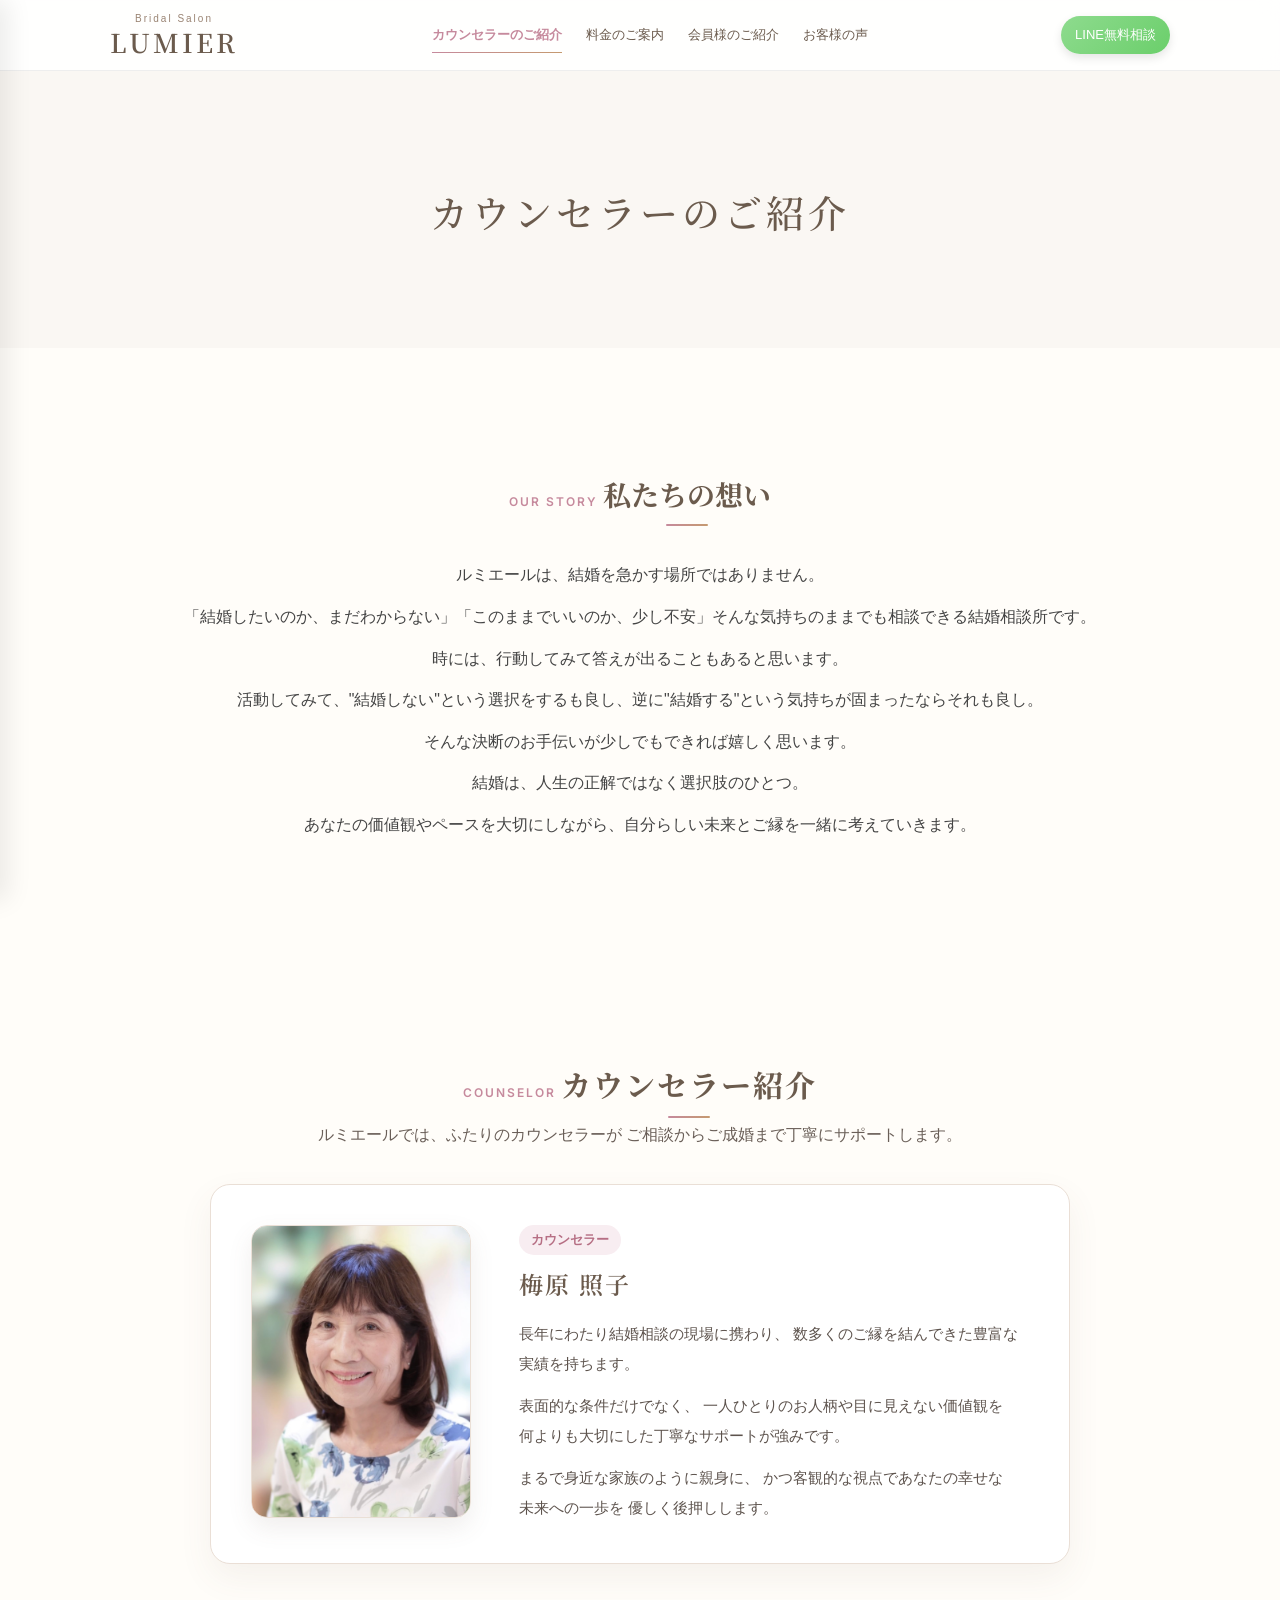
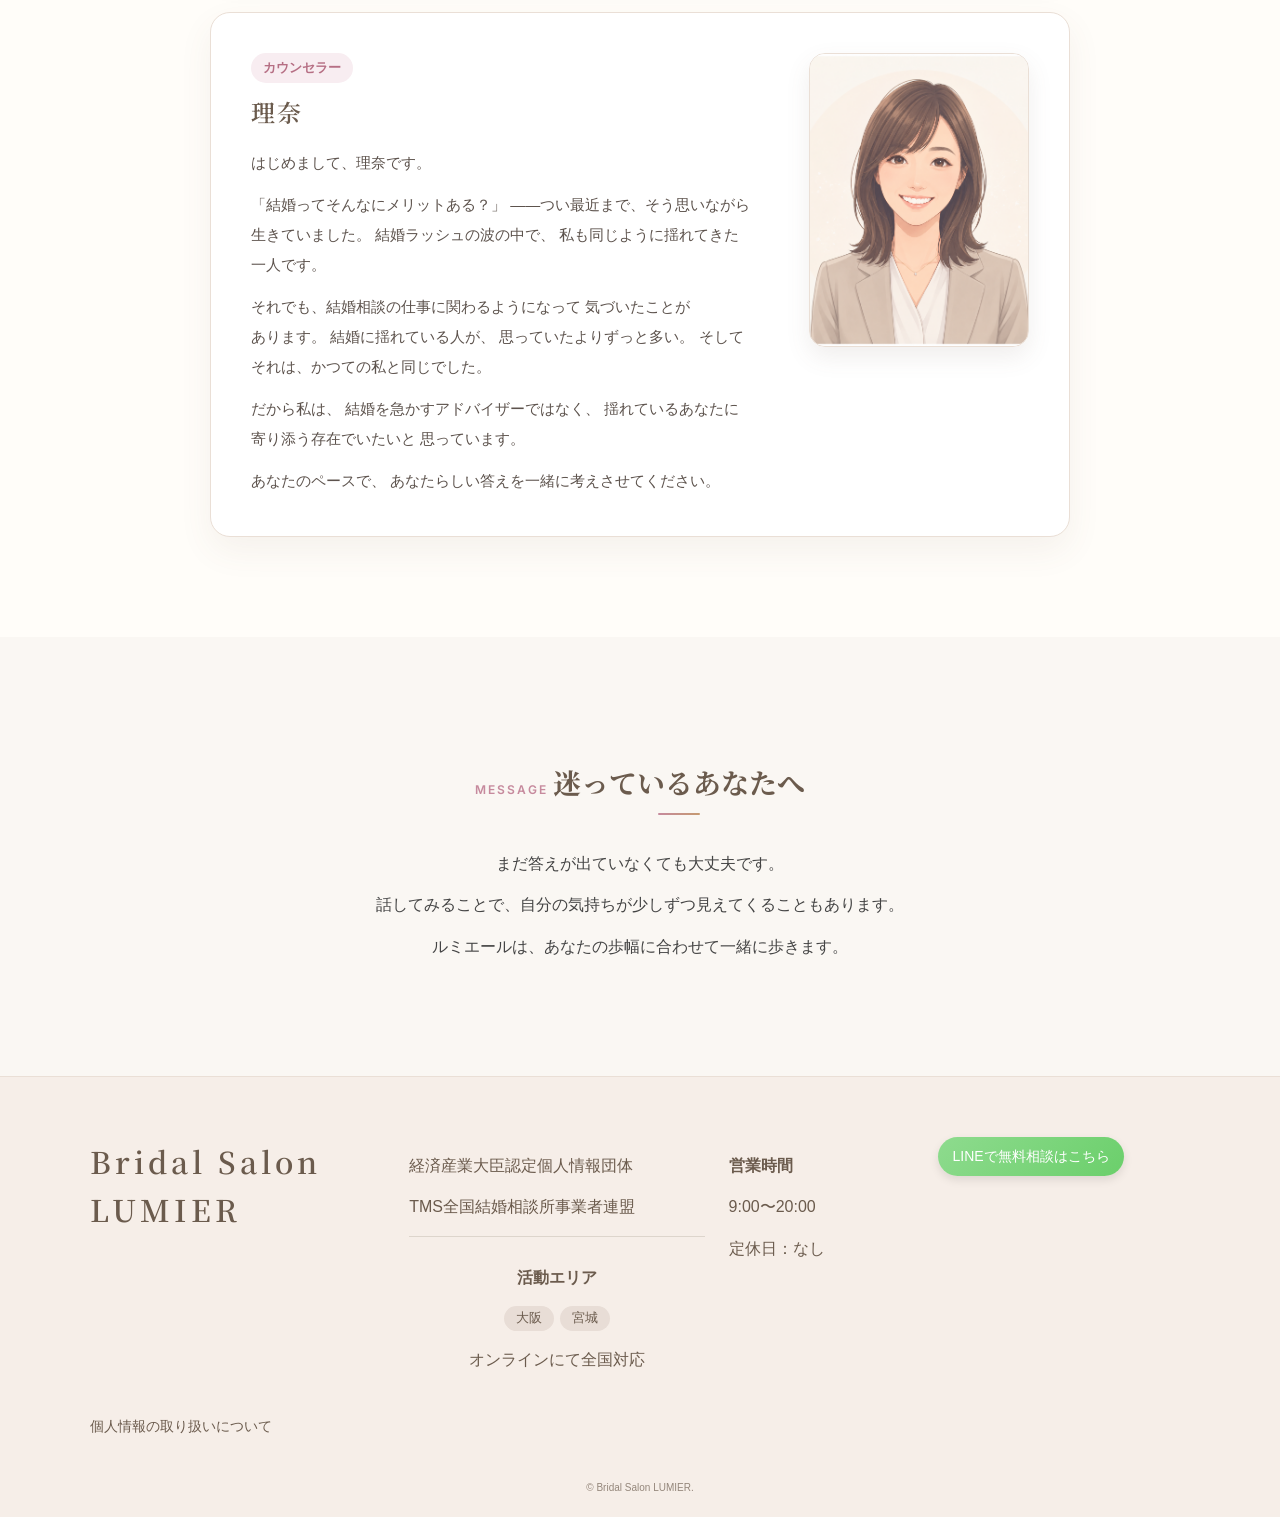
<file: about/index.html>
<!DOCTYPE html>
<html lang="ja">
  <head>
    <meta charset="utf-8">
    <meta name="viewport" content="width=device-width, initial-scale=1">
    <title>カウンセラーのご紹介 | 結婚相談所 ブライダルサロンルミエール（LUMIER）| 仙台・宮城・全国対応</title>
    <meta name="description" content="仙台市・宮城県を中心に全国対応の結婚相談所、ブライダルサロンルミエール（LUMIER）のカウンセラーをご紹介します。結婚に迷う気持ちにも寄り添い、あなたのペースで婚活をサポートします。">
    <meta property="og:type" content="website">
    <meta property="og:url" content="https://bridalsalonlumier.com/about/">
    <meta property="og:title" content="カウンセラーのご紹介 | 結婚相談所 ブライダルサロンルミエール（LUMIER）| 仙台・宮城・全国対応">
    <meta property="og:description" content="仙台市・宮城県を中心に全国対応の結婚相談所、ブライダルサロンルミエール（LUMIER）のカウンセラーをご紹介します。結婚に迷う気持ちにも寄り添い、あなたのペースで婚活をサポートします。">
    <meta property="og:image" content="https://bridalsalonlumier.com/assets/images/hero.jpg">
    <meta property="og:site_name" content="ブライダルサロンルミエール">
    <link rel="preconnect" href="https://fonts.googleapis.com">
    <link rel="preconnect" href="https://fonts.gstatic.com" crossorigin>
    <link href="https://fonts.googleapis.com/css2?family=Noto+Serif+JP:wght@400;600&family=Inter:wght@300;400;600&display=swap" rel="stylesheet">
    <link rel="stylesheet" href="/assets/styles.css?v=20260605">
  </head>
  <body>
    <header class="header">
      <div class="container">
        <button class="menu-toggle" id="menu-toggle" aria-label="メニューを開く">☰</button>
        <a href="/" class="logo"><span>Bridal Salon</span>LUMIER</a>
        <nav class="pc-nav" aria-label="メインナビゲーション">
          <a href="/about/" aria-current="page">カウンセラーのご紹介</a>
          <a href="/price/">料金のご案内</a>
          <a href="/members/">会員様のご紹介</a>
          <a href="/voices/">お客様の声</a>
        </nav>
        <div class="header-right">
          <a href="https://line.me/R/ti/p/@214sfchk" class="line-btn" target="_blank" rel="noopener">LINE無料相談</a>
        </div>
      </div>
      <div class="overlay" id="overlay"></div>
      <nav class="mobile-nav" id="mobile-nav" aria-label="スマホメニュー">
        <button class="menu-close" id="menu-close" aria-label="メニューを閉じる">×</button>
        <a href="/about/" aria-current="page">カウンセラーのご紹介</a>
        <a href="/price/">料金のご案内</a>
        <a href="/members/">会員様のご紹介</a>
        <a href="/voices/">お客様の声</a>
        <a href="https://line.me/R/ti/p/@214sfchk">LINE相談</a>
      </nav>
    </header>

    <main>
      <section class="page-hero">
        <h1>カウンセラーのご紹介</h1>
      </section>

      <section>
        <span class="section-kicker">Our Story</span>
        <h2>私たちの想い</h2>
        <p>ルミエールは、結婚を急かす場所ではありません。</p>
        <p>「結婚したいのか、まだわからない」「このままでいいのか、少し不安」そんな気持ちのままでも相談できる結婚相談所です。</p>
        <p>
          時には、行動してみて答えが出ることもあると思います。
        </p>
        <p>
          活動してみて、"結婚しない"という選択をするも良し、逆に"結婚する"という気持ちが固まったならそれも良し。
        </p>
        <p>
          そんな決断のお手伝いが少しでもできれば嬉しく思います。
        </p>
        <p>
          結婚は、人生の正解ではなく選択肢のひとつ。
        </p>
        <p>
          あなたの価値観やペースを大切にしながら、自分らしい未来とご縁を一緒に考えていきます。
        </p>
      </section>

      <section class="staff-section">
  <div class="section-heading staff-heading">
    <span class="section-kicker">Counselor</span>
    <h2>カウンセラー紹介</h2>
    <p>
      <span class="text-chunk">
        ルミエールでは、ふたりのカウンセラーが
      </span>
      <span class="text-chunk">
        ご相談からご成婚まで丁寧にサポートします。
      </span>
    </p>
  </div>

  <div class="staff-grid">

    <!-- 梅原さん -->
    <article class="staff-card">
      <img
        src="/assets/images/staff/umehara-teruko.jpg"
        alt="梅原照子"
        class="staff-photo staff-photo--umehara"
      >

      <div class="staff-copy">
        <p class="staff-role">カウンセラー</p>

        <h3>梅原 照子</h3>

        <div class="staff-message">
          <p>
            長年にわたり結婚相談の現場に携わり、
            数多くのご縁を結んできた豊富な実績を持ちます。
          </p>

          <p>
            表面的な条件だけでなく、
            一人ひとりのお人柄や目に見えない価値観を
            何よりも大切にした丁寧なサポートが強みです。
          </p>

          <p>
            まるで身近な家族のように親身に、
            かつ客観的な視点であなたの幸せな未来への一歩を
            優しく後押しします。
          </p>
        </div>
      </div>
    </article>

    <!-- 理奈さん -->
    <article class="staff-card">
      <img
        src="/assets/images/staff/rina.png"
        alt="理奈"
        class="staff-photo"
      >

      <div class="staff-copy">
        <p class="staff-role">カウンセラー</p>

        <h3>理奈</h3>

        <div class="staff-message">
          <p>はじめまして、理奈です。</p>

          <p>
            「結婚ってそんなにメリットある？」
            ――つい最近まで、そう思いながら生きていました。
            結婚ラッシュの波の中で、
            私も同じように揺れてきた一人です。
          </p>

          <p>
            それでも、結婚相談の仕事に関わるようになって
            気づいたことがあります。
            結婚に揺れている人が、
            思っていたよりずっと多い。
            そしてそれは、かつての私と同じでした。
          </p>

          <p>
            だから私は、
            結婚を急かすアドバイザーではなく、
            揺れているあなたに寄り添う存在でいたいと
            思っています。
          </p>

          <p>
            あなたのペースで、
            あなたらしい答えを一緒に考えさせてください。
          </p>
        </div>
      </div>
    </article>

  </div>
</section>

      <section class="gray">
        <span class="section-kicker">Message</span>
        <h2>迷っているあなたへ</h2>
        <p>まだ答えが出ていなくても大丈夫です。</p>
        <p>話してみることで、自分の気持ちが少しずつ見えてくることもあります。</p>
        <p>ルミエールは、あなたの歩幅に合わせて一緒に歩きます。</p>
      </section>
    </main>

    <footer class="footer">
      <div class="footer-container">
        <div class="footer-logo">Bridal Salon LUMIER</div>
        <div class="footer-info">
          <p>経済産業大臣認定個人情報団体</p>
          <p>TMS全国結婚相談所事業者連盟</p>
          <div class="footer-area">
            <p class="footer-area-label">活動エリア</p>
            <p class="footer-area-tags">
              <span class="area-tag">大阪</span>
              <span class="area-tag">宮城</span>
            </p>
            <p class="footer-area-online">オンラインにて全国対応</p>
          </div>
        </div>
        <div class="footer-hours">
          <p><strong>営業時間</strong></p>
          <p>9:00〜20:00</p>
          <p>定休日：なし</p>
        </div>
        <div class="footer-line">
          <a href="https://line.me/R/ti/p/@214sfchk" class="line-btn" target="_blank" rel="noopener">LINEで無料相談はこちら</a>
        </div>
        <div class="footer-links">
          <a href="/privacy/">個人情報の取り扱いについて</a>
        </div>
      </div>
      <div class="footer-bottom">
        <small>© Bridal Salon LUMIER.</small>
      </div>
    </footer>
    <script src="/assets/site.js" defer></script>
  </body>
</html>
</file>
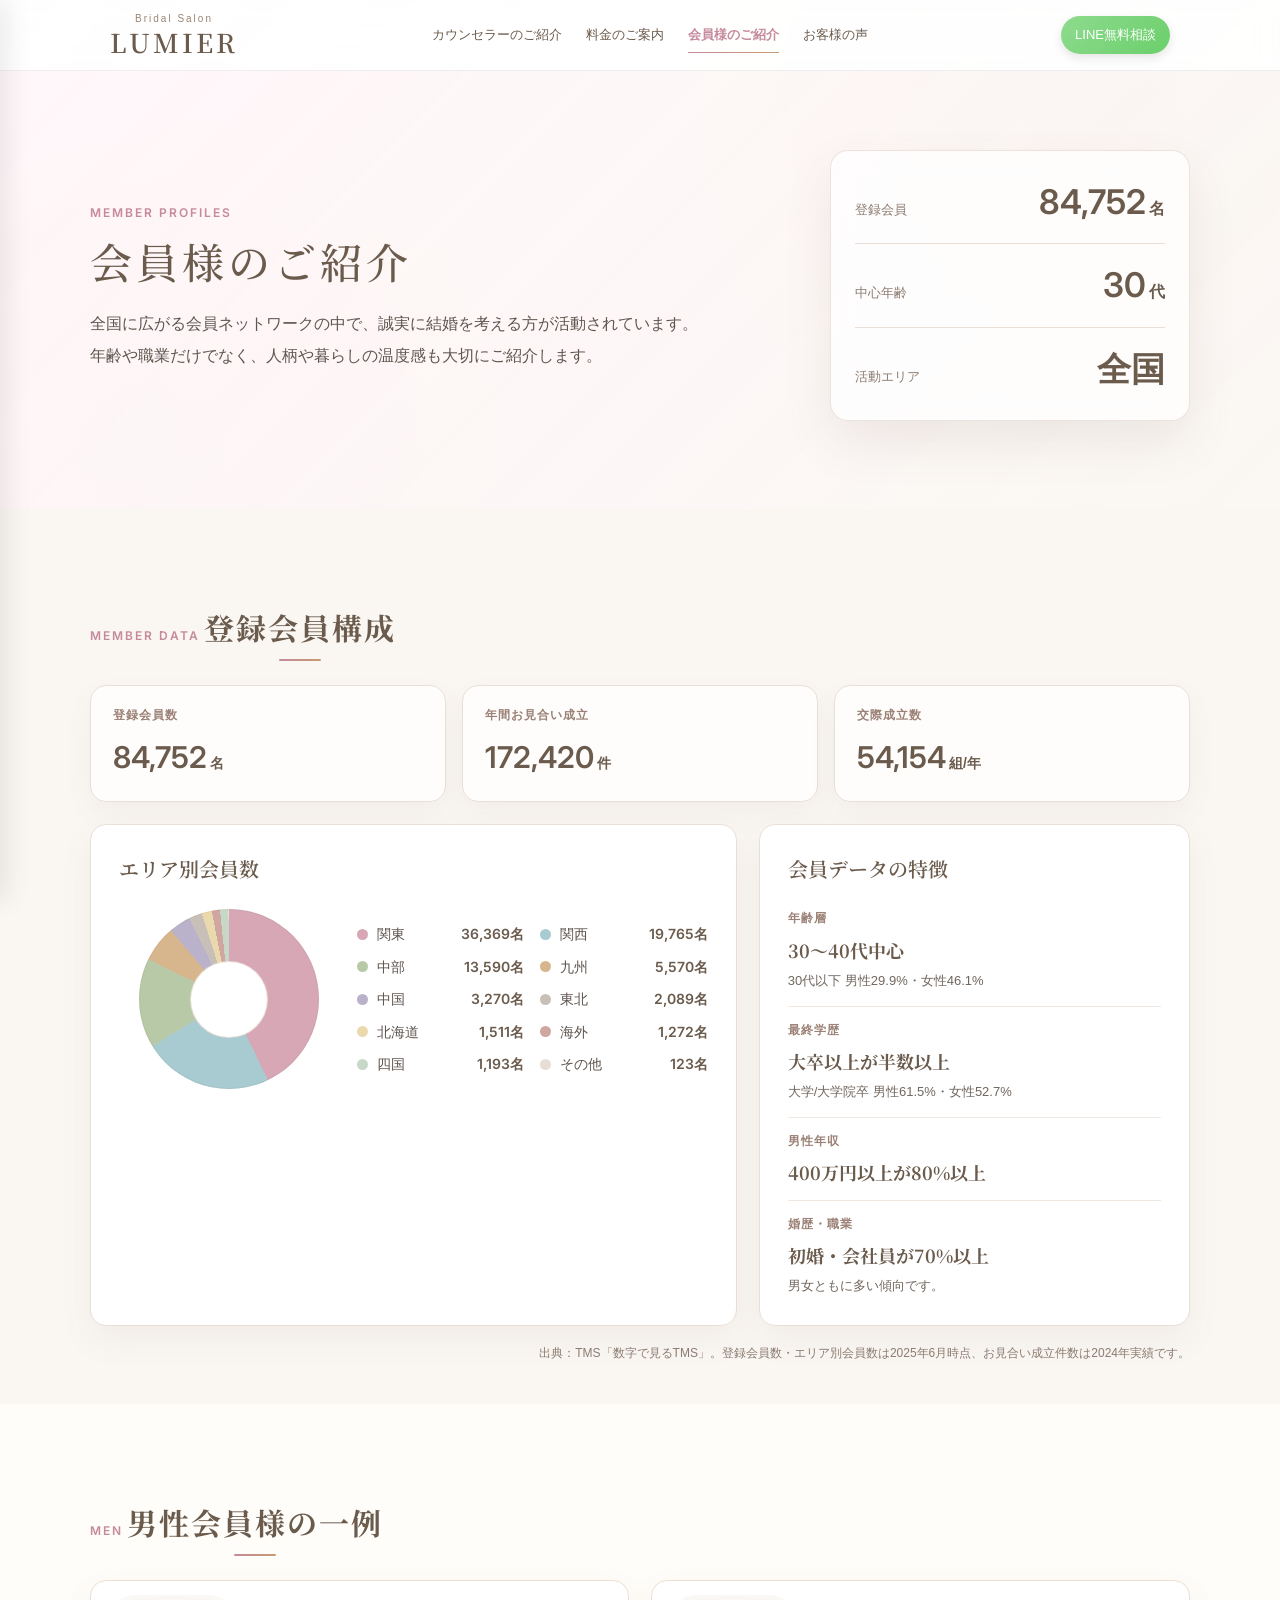
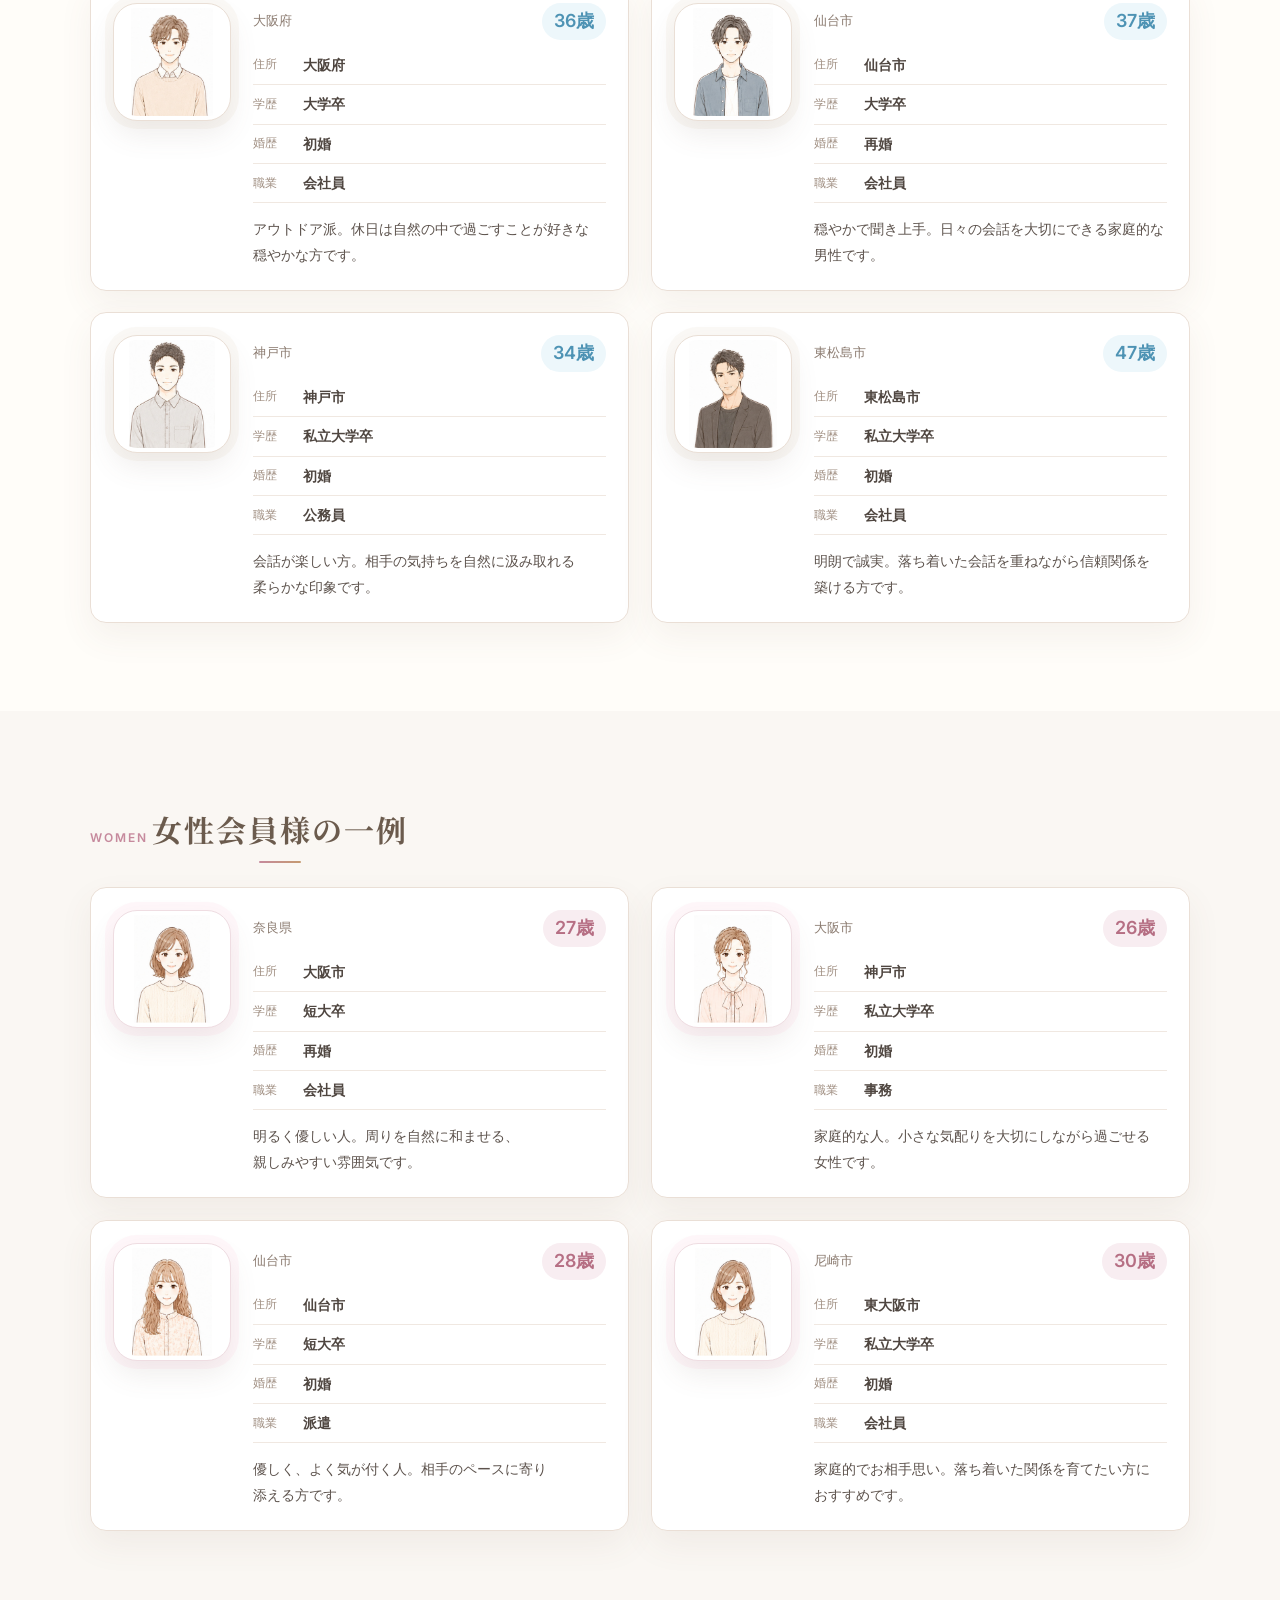
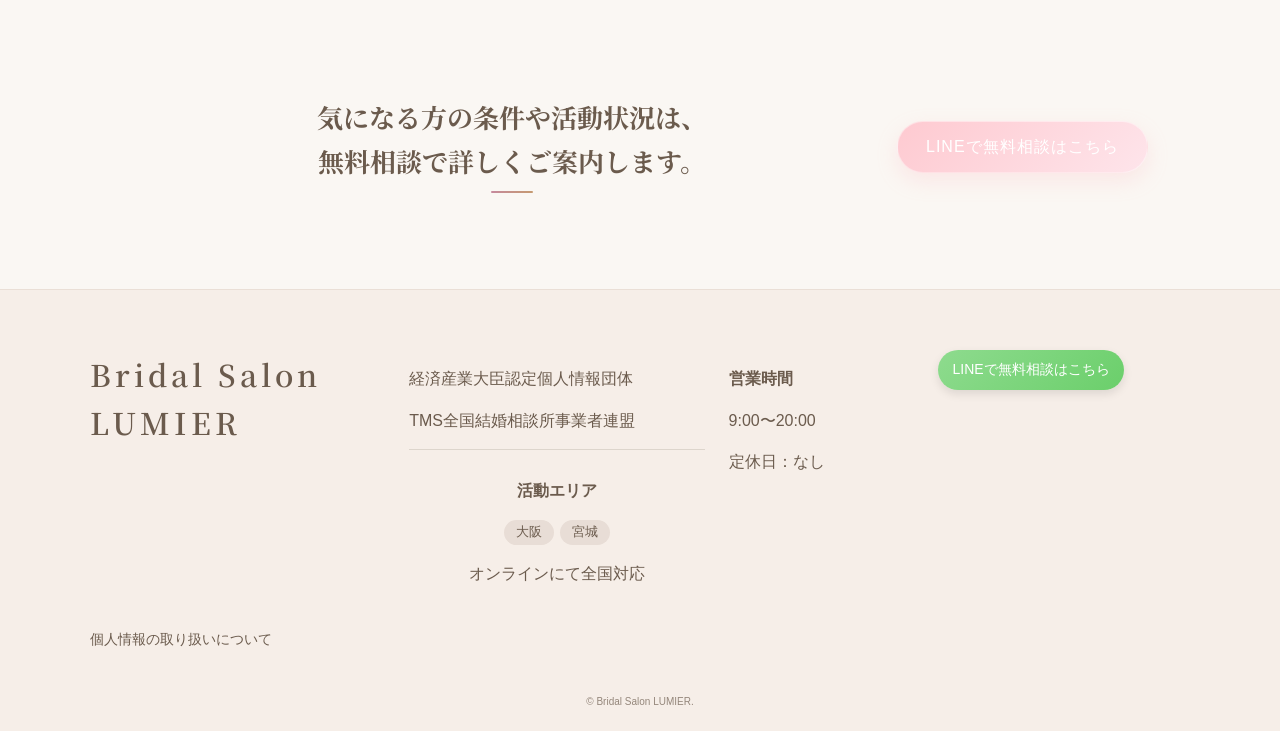
<file: members/index.html>
<!DOCTYPE html>
<html lang="ja">
  <head>
    <meta charset="utf-8">
    <meta name="viewport" content="width=device-width, initial-scale=1">
    <title>会員様のご紹介 | 結婚相談所 ブライダルサロンルミエール（LUMIER）| 仙台・宮城・全国対応</title>
    <meta name="description" content="仙台市・宮城県を中心に全国対応の結婚相談所、ブライダルサロンルミエール（LUMIER）で活動されている会員様の一例と、登録会員の構成をご紹介します。">
    <meta property="og:type" content="website">
    <meta property="og:url" content="https://bridalsalonlumier.com/members/">
    <meta property="og:title" content="会員様のご紹介 | 結婚相談所 ブライダルサロンルミエール（LUMIER）| 仙台・宮城・全国対応">
    <meta property="og:description" content="仙台市・宮城県を中心に全国対応の結婚相談所、ブライダルサロンルミエール（LUMIER）で活動されている会員様の一例と、登録会員の構成をご紹介します。">
    <meta property="og:image" content="https://bridalsalonlumier.com/assets/images/hero.jpg">
    <meta property="og:site_name" content="ブライダルサロンルミエール">
    <link rel="preconnect" href="https://fonts.googleapis.com">
    <link rel="preconnect" href="https://fonts.gstatic.com" crossorigin>
    <link href="https://fonts.googleapis.com/css2?family=Noto+Serif+JP:wght@400;600&family=Inter:wght@300;400;600&display=swap" rel="stylesheet">
    <link rel="stylesheet" href="/assets/styles.css?v=20260605">
  </head>
  <body>
    <header class="header">
      <div class="container">
        <button class="menu-toggle" id="menu-toggle" aria-label="メニューを開く">☰</button>
        <a href="/" class="logo"><span>Bridal Salon</span>LUMIER</a>
        <nav class="pc-nav" aria-label="メインナビゲーション">
          <a href="/about/">カウンセラーのご紹介</a>
          <a href="/price/">料金のご案内</a>
          <a href="/members/" aria-current="page">会員様のご紹介</a>
          <a href="/voices/">お客様の声</a>
        </nav>
        <div class="header-right">
          <a href="https://line.me/R/ti/p/@214sfchk" class="line-btn" target="_blank" rel="noopener">LINE無料相談</a>
        </div>
      </div>
      <div class="overlay" id="overlay"></div>
      <nav class="mobile-nav" id="mobile-nav" aria-label="スマホメニュー">
        <button class="menu-close" id="menu-close" aria-label="メニューを閉じる">×</button>
        <a href="/about/">カウンセラーのご紹介</a>
        <a href="/price/">料金のご案内</a>
        <a href="/members/" aria-current="page">会員様のご紹介</a>
        <a href="/voices/">お客様の声</a>
        <a href="https://line.me/R/ti/p/@214sfchk">LINE相談</a>
      </nav>
    </header>

    <main>
      <section class="members-hero">
        <div class="members-hero-inner">
          <div class="members-hero-copy">
            <span class="section-kicker">Member Profiles</span>
            <h1>会員様のご紹介</h1>
            <p>
              <span class="text-chunk">全国に広がる会員ネットワークの中で、</span><span class="text-chunk">誠実に結婚を考える方が活動されています。</span>
              <span class="text-chunk">年齢や職業だけでなく、</span><span class="text-chunk">人柄や暮らしの温度感も大切にご紹介します。</span>
            </p>
          </div>
          <div class="members-hero-panel" aria-label="登録会員の概要">
            <div>
              <span>登録会員</span>
              <strong>84,752<span>名</span></strong>
            </div>
            <div>
              <span>中心年齢</span>
              <strong>30<span>代</span></strong>
            </div>
            <div>
              <span>活動エリア</span>
              <strong>全国</strong>
            </div>
          </div>
        </div>
      </section>

      <section class="members-stats">
        <div class="section-heading">
          <span class="section-kicker">Member Data</span>
          <h2>登録会員構成</h2>
        </div>
        <div class="stats-summary" aria-label="TMS会員データの概要">
          <div>
            <span>登録会員数</span>
            <strong>84,752<small>名</small></strong>
          </div>
          <div>
            <span>年間お見合い成立</span>
            <strong>172,420<small>件</small></strong>
          </div>
          <div>
            <span>交際成立数</span>
            <strong>54,154<small>組/年</small></strong>
          </div>
        </div>
        <div class="stats-layout">
          <article class="chart-card">
            <h3>エリア別会員数</h3>
            <div class="area-chart">
              <div class="donut donut-area" role="img" aria-label="関東36,369名、関西19,765名、中部13,590名、九州5,570名、中国3,270名、東北2,089名、北海道1,511名、海外1,272名、四国1,193名、その他123名"></div>
              <ul class="area-list">
                <li><span style="--legend-color: #d7a7b5"></span>関東 <strong>36,369名</strong></li>
                <li><span style="--legend-color: #a7cbd0"></span>関西 <strong>19,765名</strong></li>
                <li><span style="--legend-color: #b8c9a8"></span>中部 <strong>13,590名</strong></li>
                <li><span style="--legend-color: #d8b68d"></span>九州 <strong>5,570名</strong></li>
                <li><span style="--legend-color: #bab2cb"></span>中国 <strong>3,270名</strong></li>
                <li><span style="--legend-color: #c8c0b8"></span>東北 <strong>2,089名</strong></li>
                <li><span style="--legend-color: #ead9ad"></span>北海道 <strong>1,511名</strong></li>
                <li><span style="--legend-color: #d0a6a1"></span>海外 <strong>1,272名</strong></li>
                <li><span style="--legend-color: #c7d8c8"></span>四国 <strong>1,193名</strong></li>
                <li><span style="--legend-color: #e7ded6"></span>その他 <strong>123名</strong></li>
              </ul>
            </div>
          </article>

          <article class="chart-card">
            <h3>会員データの特徴</h3>
            <div class="data-points">
              <div>
                <span>年齢層</span>
                <strong>30〜40代中心</strong>
                <p>30代以下 男性29.9%・女性46.1%</p>
              </div>
              <div>
                <span>最終学歴</span>
                <strong>大卒以上が半数以上</strong>
                <p>大学/大学院卒 男性61.5%・女性52.7%</p>
              </div>
              <div>
                <span>男性年収</span>
                <strong>400万円以上が80%以上</strong>
              </div>
              <div>
                <span>婚歴・職業</span>
                <strong>初婚・会社員が70%以上</strong>
                <p>男女ともに多い傾向です。</p>
              </div>
            </div>
          </article>
        </div>
        <p class="stats-note">
          <span class="text-chunk">出典：TMS「数字で見るTMS」。</span><span class="text-chunk">登録会員数・エリア別会員数は2025年6月時点、</span><span class="text-chunk">お見合い成立件数は2024年実績です。</span>
        </p>
      </section>

      <section class="members-section">
        <div class="section-heading">
          <span class="section-kicker">Men</span>
          <h2>男性会員様の一例</h2>
        </div>
        <div class="member-grid">
          <article class="member-card member-card-men">
            <img src="/assets/images/members/male-01.jpg?v=20260530d" alt="男性会員のイラスト" class="member-avatar">
            <div class="member-content">
              <div class="member-topline">
                <span>大阪府</span>
                <strong>36歳</strong>
              </div>
              <dl class="member-details">
                <div><dt>住所</dt><dd>大阪府</dd></div>
                <div><dt>学歴</dt><dd>大学卒</dd></div>
                <div><dt>婚歴</dt><dd>初婚</dd></div>
                <div><dt>職業</dt><dd>会社員</dd></div>
              </dl>
              <p>アウトドア派。休日は自然の中で過ごすことが好きな穏やかな方です。</p>
            </div>
          </article>

          <article class="member-card member-card-men">
            <img src="/assets/images/members/male-02.jpg?v=20260530d" alt="男性会員のイラスト" class="member-avatar">
            <div class="member-content">
              <div class="member-topline">
                <span>仙台市</span>
                <strong>37歳</strong>
              </div>
              <dl class="member-details">
                <div><dt>住所</dt><dd>仙台市</dd></div>
                <div><dt>学歴</dt><dd>大学卒</dd></div>
                <div><dt>婚歴</dt><dd>再婚</dd></div>
                <div><dt>職業</dt><dd>会社員</dd></div>
              </dl>
              <p>穏やかで聞き上手。日々の会話を大切にできる家庭的な男性です。</p>
            </div>
          </article>

          <article class="member-card member-card-men">
            <img src="/assets/images/members/male-03.jpg?v=20260530d" alt="男性会員のイラスト" class="member-avatar">
            <div class="member-content">
              <div class="member-topline">
                <span>神戸市</span>
                <strong>34歳</strong>
              </div>
              <dl class="member-details">
                <div><dt>住所</dt><dd>神戸市</dd></div>
                <div><dt>学歴</dt><dd>私立大学卒</dd></div>
                <div><dt>婚歴</dt><dd>初婚</dd></div>
                <div><dt>職業</dt><dd>公務員</dd></div>
              </dl>
              <p>会話が楽しい方。相手の気持ちを自然に汲み取れる柔らかな印象です。</p>
            </div>
          </article>

          <article class="member-card member-card-men">
            <img src="/assets/images/members/male-04.jpg?v=20260530d" alt="男性会員のイラスト" class="member-avatar">
            <div class="member-content">
              <div class="member-topline">
                <span>東松島市</span>
                <strong>47歳</strong>
              </div>
              <dl class="member-details">
                <div><dt>住所</dt><dd>東松島市</dd></div>
                <div><dt>学歴</dt><dd>私立大学卒</dd></div>
                <div><dt>婚歴</dt><dd>初婚</dd></div>
                <div><dt>職業</dt><dd>会社員</dd></div>
              </dl>
              <p>明朗で誠実。落ち着いた会話を重ねながら信頼関係を築ける方です。</p>
            </div>
          </article>
        </div>
      </section>

      <section class="members-section members-section-soft">
        <div class="section-heading">
          <span class="section-kicker">Women</span>
          <h2>女性会員様の一例</h2>
        </div>
        <div class="member-grid">
          <article class="member-card member-card-women">
            <img src="/assets/images/members/female-01.jpg?v=20260530d" alt="女性会員のイラスト" class="member-avatar">
            <div class="member-content">
              <div class="member-topline">
                <span>奈良県</span>
                <strong>27歳</strong>
              </div>
              <dl class="member-details">
                <div><dt>住所</dt><dd>大阪市</dd></div>
                <div><dt>学歴</dt><dd>短大卒</dd></div>
                <div><dt>婚歴</dt><dd>再婚</dd></div>
                <div><dt>職業</dt><dd>会社員</dd></div>
              </dl>
              <p>明るく優しい人。周りを自然に和ませる、親しみやすい雰囲気です。</p>
            </div>
          </article>

          <article class="member-card member-card-women">
            <img src="/assets/images/members/female-02.jpg?v=20260530d" alt="女性会員のイラスト" class="member-avatar">
            <div class="member-content">
              <div class="member-topline">
                <span>大阪市</span>
                <strong>26歳</strong>
              </div>
              <dl class="member-details">
                <div><dt>住所</dt><dd>神戸市</dd></div>
                <div><dt>学歴</dt><dd>私立大学卒</dd></div>
                <div><dt>婚歴</dt><dd>初婚</dd></div>
                <div><dt>職業</dt><dd>事務</dd></div>
              </dl>
              <p>家庭的な人。小さな気配りを大切にしながら過ごせる女性です。</p>
            </div>
          </article>

          <article class="member-card member-card-women">
            <img src="/assets/images/members/female-03.jpg?v=20260530d" alt="女性会員のイラスト" class="member-avatar">
            <div class="member-content">
              <div class="member-topline">
                <span>仙台市</span>
                <strong>28歳</strong>
              </div>
              <dl class="member-details">
                <div><dt>住所</dt><dd>仙台市</dd></div>
                <div><dt>学歴</dt><dd>短大卒</dd></div>
                <div><dt>婚歴</dt><dd>初婚</dd></div>
                <div><dt>職業</dt><dd>派遣</dd></div>
              </dl>
              <p>優しく、よく気が付く人。相手のペースに寄り添える方です。</p>
            </div>
          </article>

          <article class="member-card member-card-women">
            <img src="/assets/images/members/female-01.jpg?v=20260530d" alt="女性会員のイラスト" class="member-avatar">
            <div class="member-content">
              <div class="member-topline">
                <span>尼崎市</span>
                <strong>30歳</strong>
              </div>
              <dl class="member-details">
                <div><dt>住所</dt><dd>東大阪市</dd></div>
                <div><dt>学歴</dt><dd>私立大学卒</dd></div>
                <div><dt>婚歴</dt><dd>初婚</dd></div>
                <div><dt>職業</dt><dd>会社員</dd></div>
              </dl>
              <p>家庭的でお相手思い。落ち着いた関係を育てたい方におすすめです。</p>
            </div>
          </article>
        </div>
      </section>

      <section class="members-cta">
        <h2><span class="text-chunk">気になる方の条件や活動状況は、</span><span class="text-chunk">無料相談で詳しくご案内します。</span></h2>
        <a href="https://line.me/R/ti/p/@214sfchk" class="btn" target="_blank" rel="noopener">LINEで無料相談はこちら</a>
      </section>
    </main>

    <footer class="footer">
      <div class="footer-container">
        <div class="footer-logo">Bridal Salon LUMIER</div>
        <div class="footer-info">
          <p>経済産業大臣認定個人情報団体</p>
          <p>TMS全国結婚相談所事業者連盟</p>
          <div class="footer-area">
            <p class="footer-area-label">活動エリア</p>
            <p class="footer-area-tags">
              <span class="area-tag">大阪</span>
              <span class="area-tag">宮城</span>
            </p>
            <p class="footer-area-online">オンラインにて全国対応</p>
          </div>
        </div>
        <div class="footer-hours">
          <p><strong>営業時間</strong></p>
          <p>9:00〜20:00</p>
          <p>定休日：なし</p>
        </div>
        <div class="footer-line">
          <a href="https://line.me/R/ti/p/@214sfchk" class="line-btn" target="_blank" rel="noopener">LINEで無料相談はこちら</a>
        </div>
        <div class="footer-links">
          <a href="/privacy/">個人情報の取り扱いについて</a>
        </div>
      </div>
      <div class="footer-bottom">
        <small>© Bridal Salon LUMIER.</small>
      </div>
    </footer>
    <script src="/assets/site.js" defer></script>
  </body>
</html>
</file>
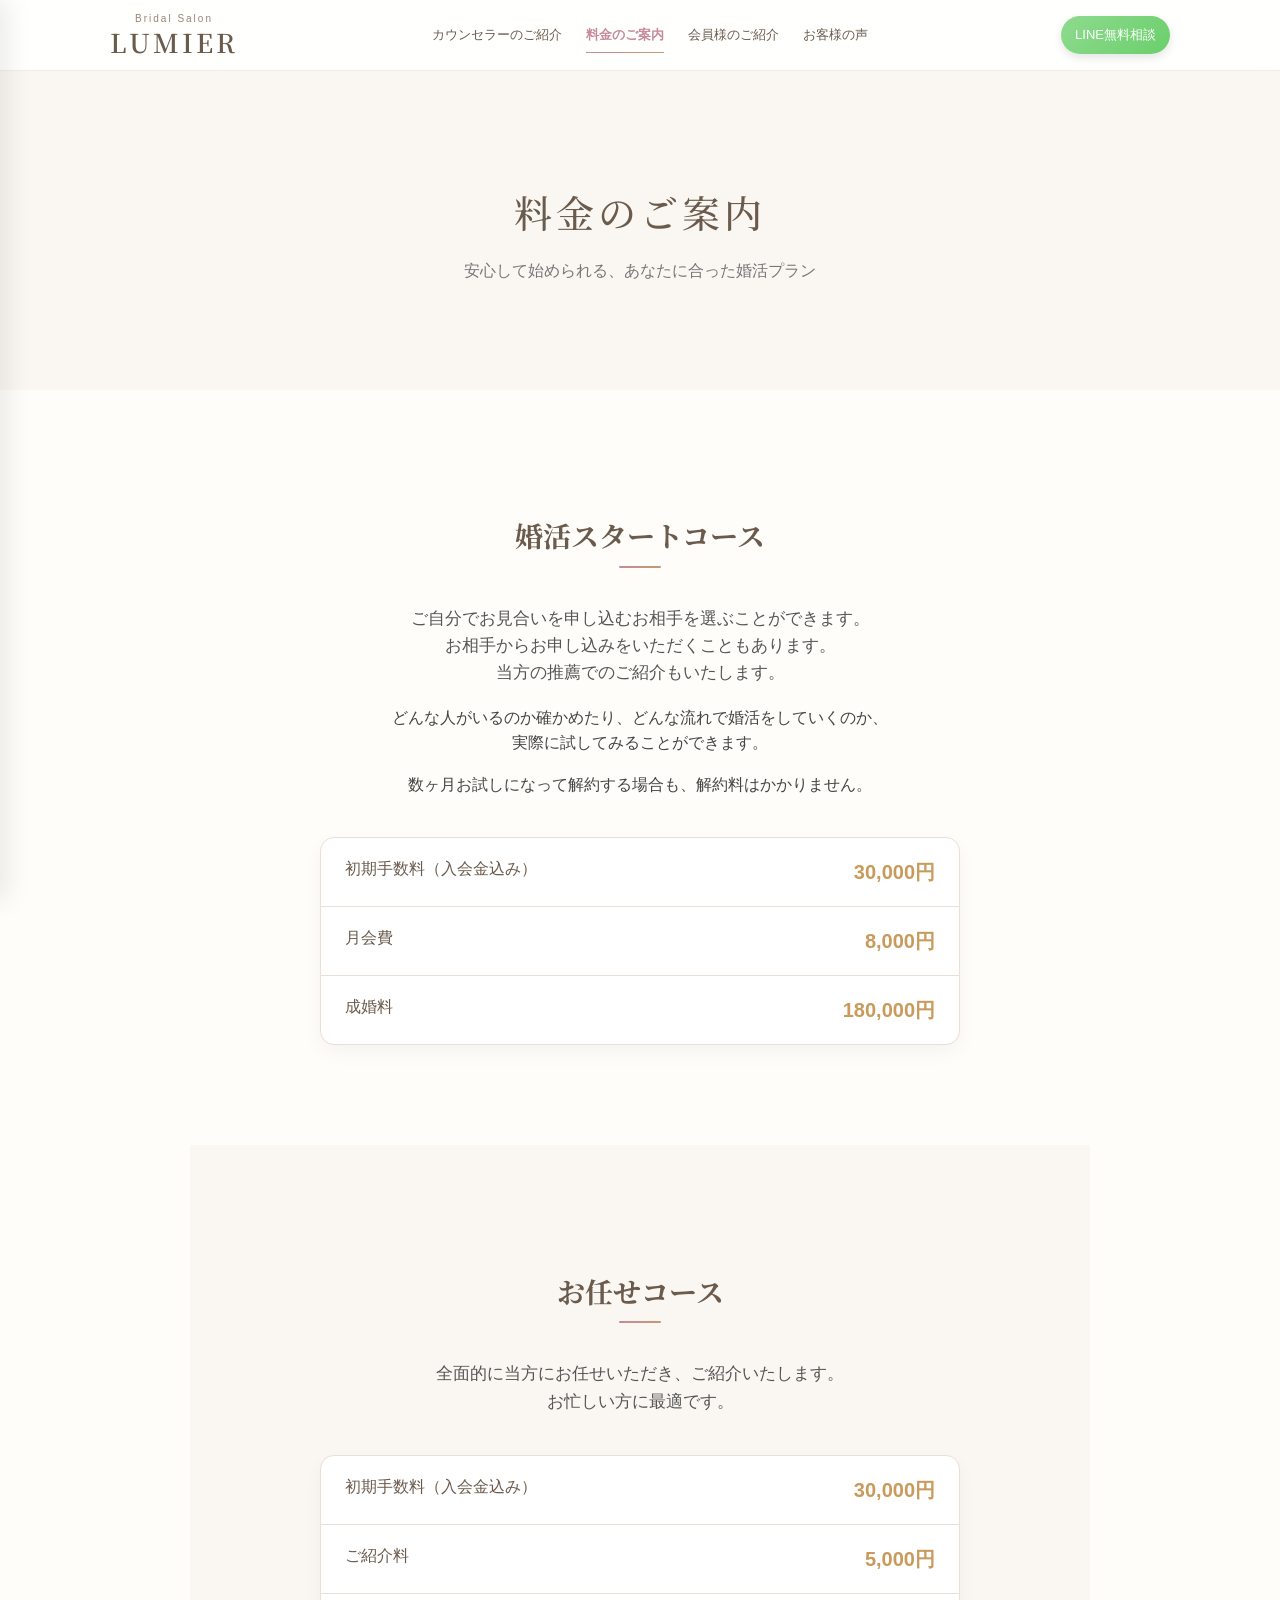
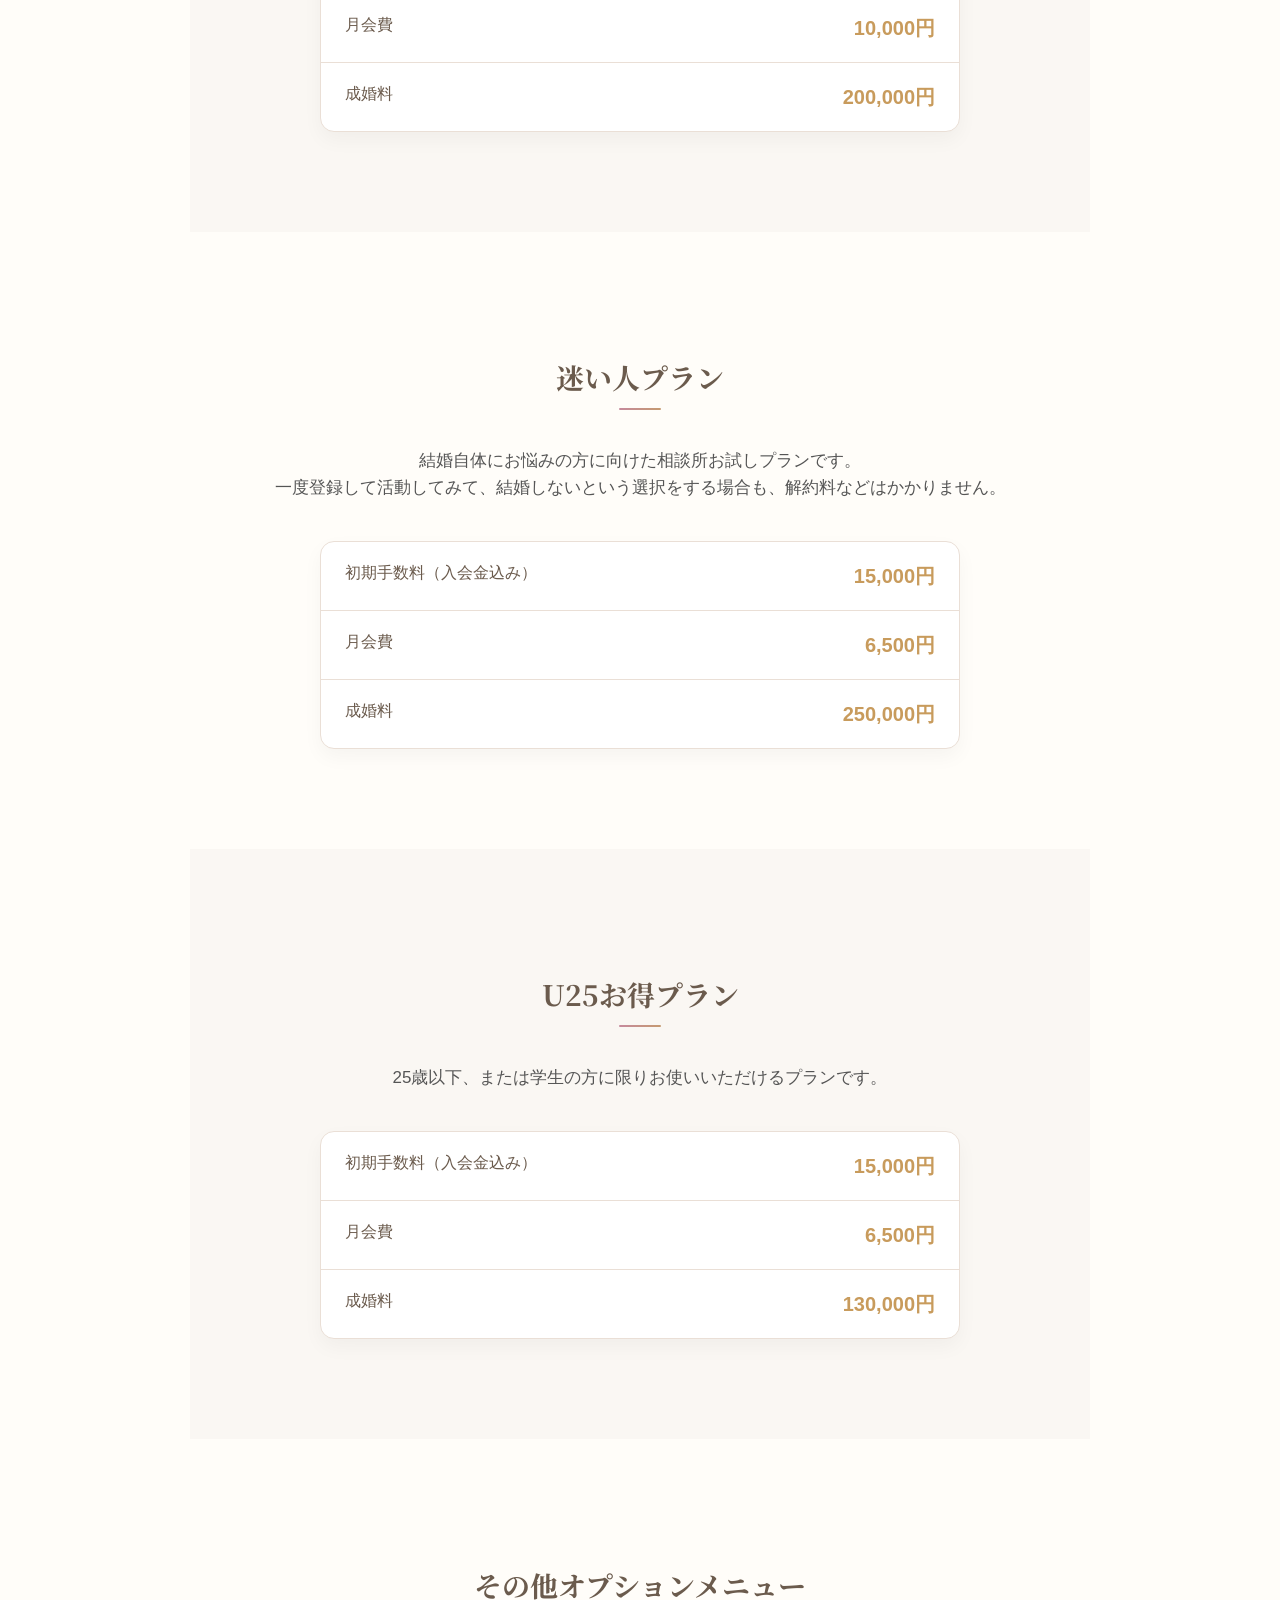
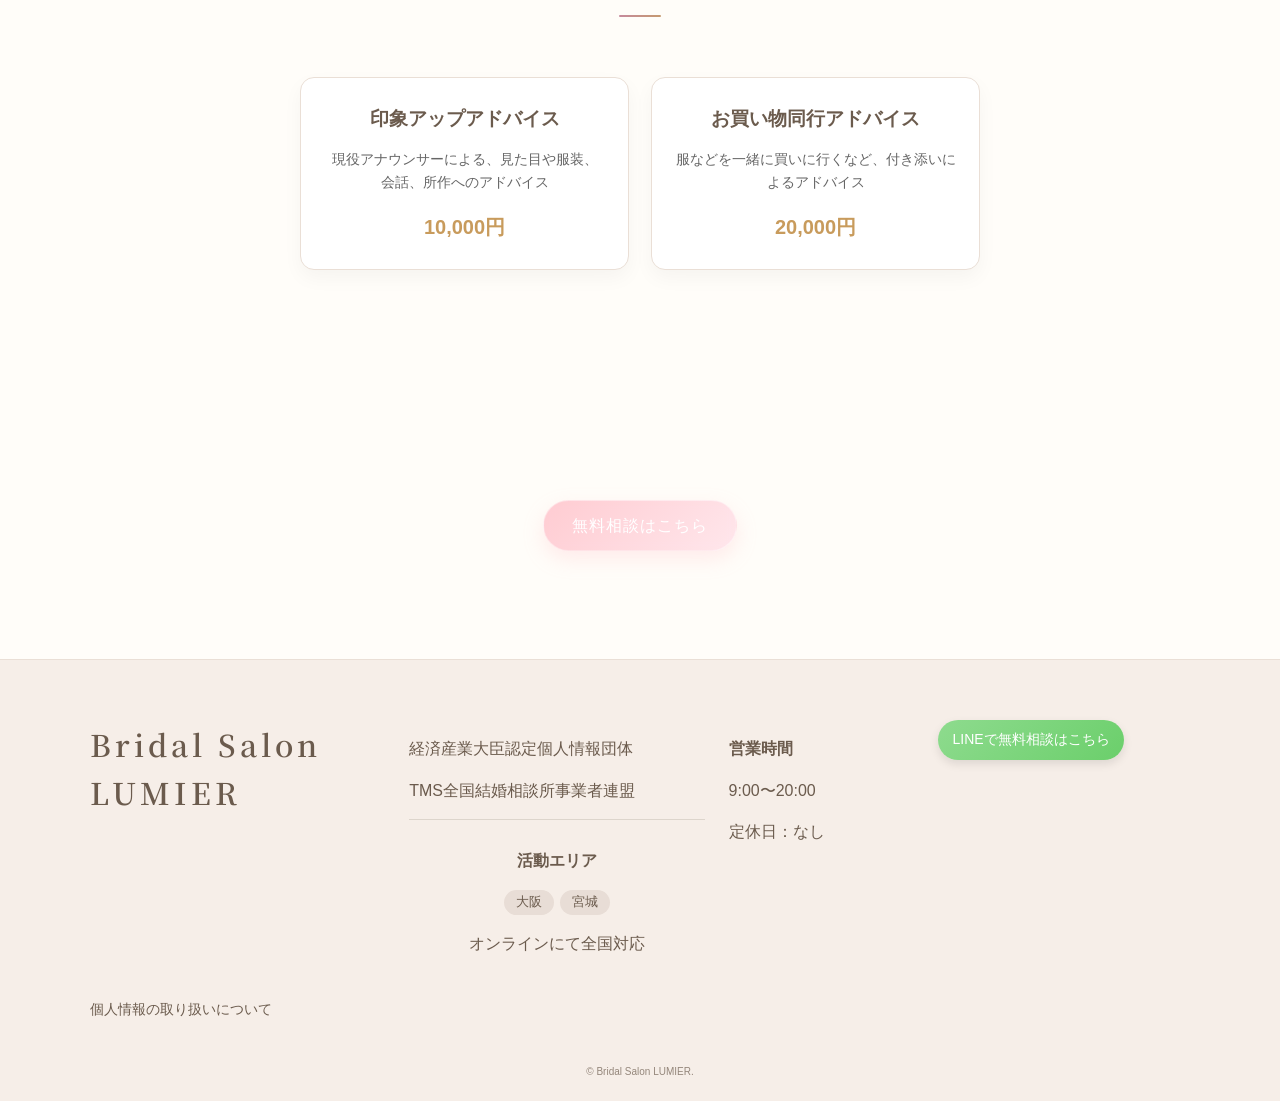
<file: price/index.html>
<!DOCTYPE html>
<html lang="ja">
  <head>
    <meta charset="utf-8">
    <meta name="viewport" content="width=device-width, initial-scale=1">
    <title>料金のご案内 | 結婚相談所 ブライダルサロンルミエール（LUMIER）| 仙台・宮城を中心に全国対応</title>
    <meta name="description" content="仙台市・宮城県を中心にオンラインで全国対応の結婚相談所、ブライダルサロンルミエール（LUMIER）の料金プランをご案内します。婚活スタートコース・お任せコースなど複数のプランをご用意しています。まずはお気軽にご相談ください。">
    <meta property="og:type" content="website">
    <meta property="og:url" content="https://bridalsalonlumier.com/price/">
    <meta property="og:title" content="料金のご案内 | 結婚相談所 ブライダルサロンルミエール（LUMIER）| 仙台・宮城を中心に全国対応">
    <meta property="og:description" content="仙台市・宮城県を中心にオンラインで全国対応の結婚相談所、ブライダルサロンルミエール（LUMIER）の料金プランをご案内します。婚活スタートコース・お任せコースなど複数のプランをご用意しています。">
    <meta property="og:image" content="https://bridalsalonlumier.com/assets/images/hero.jpg">
    <meta property="og:site_name" content="ブライダルサロンルミエール">
    <link rel="preconnect" href="https://fonts.googleapis.com">
    <link rel="preconnect" href="https://fonts.gstatic.com" crossorigin>
    <link href="https://fonts.googleapis.com/css2?family=Noto+Serif+JP:wght@400;600&family=Inter:wght@300;400;600&display=swap" rel="stylesheet">
    <link rel="stylesheet" href="/assets/styles.css?v=20260605">
  </head>
  <body>
    <header class="header">
      <div class="container">
        <button class="menu-toggle" id="menu-toggle" aria-label="メニューを開く">☰</button>
        <a href="/" class="logo"><span>Bridal Salon</span>LUMIER</a>
        <nav class="pc-nav" aria-label="メインナビゲーション">
          <a href="/about/">カウンセラーのご紹介</a>
          <a href="/price/" aria-current="page">料金のご案内</a>
          <a href="/members/">会員様のご紹介</a>
          <a href="/voices/">お客様の声</a>
        </nav>
        <div class="header-right">
          <a href="https://line.me/R/ti/p/@214sfchk" class="line-btn" target="_blank" rel="noopener">LINE無料相談</a>
        </div>
      </div>
      <div class="overlay" id="overlay"></div>
      <nav class="mobile-nav" id="mobile-nav" aria-label="スマホメニュー">
        <button class="menu-close" id="menu-close" aria-label="メニューを閉じる">×</button>
        <a href="/about/">カウンセラーのご紹介</a>
        <a href="/price/" aria-current="page">料金のご案内</a>
        <a href="/members/">会員様のご紹介</a>
        <a href="/voices/">お客様の声</a>
        <a href="https://line.me/R/ti/p/@214sfchk">LINE相談</a>
      </nav>
    </header>

    <main>
      <section class="page-hero">
        <h1>料金のご案内</h1>
        <p><span class="text-chunk">安心して始められる、</span><span class="text-chunk">あなたに合った婚活プラン</span></p>
      </section>

      <section class="price-section">
        <h2>婚活スタートコース</h2>
        <p class="price-lead">
          ご自分でお見合いを申し込むお相手を選ぶことができます。<br>
          お相手からお申し込みをいただくこともあります。<br>
          当方の推薦でのご紹介もいたします。
        </p>
        <p>
          どんな人がいるのか確かめたり、どんな流れで婚活をしていくのか、<br>
          実際に試してみることができます。
        </p>
        <p>数ヶ月お試しになって解約する場合も、解約料はかかりません。</p>
        <div class="price-list">
          <div class="price-row"><span>初期手数料（入会金込み）</span><strong>30,000円</strong></div>
          <div class="price-row"><span>月会費</span><strong>8,000円</strong></div>
          <div class="price-row"><span>成婚料</span><strong>180,000円</strong></div>
        </div>
      </section>

      <section class="price-section gray">
        <h2>お任せコース</h2>
        <p class="price-lead">
          全面的に当方にお任せいただき、ご紹介いたします。<br>
          お忙しい方に最適です。
        </p>
        <div class="price-list">
          <div class="price-row"><span>初期手数料（入会金込み）</span><strong>30,000円</strong></div>
          <div class="price-row"><span>ご紹介料</span><strong>5,000円</strong></div>
          <div class="price-row"><span>月会費</span><strong>10,000円</strong></div>
          <div class="price-row"><span>成婚料</span><strong>200,000円</strong></div>
        </div>
      </section>

      <section class="price-section">
        <h2>迷い人プラン</h2>
        <p class="price-lead">
          結婚自体にお悩みの方に向けた相談所お試しプランです。<br>
          一度登録して活動してみて、結婚しないという選択をする場合も、解約料などはかかりません。
        </p>
        <div class="price-list">
          <div class="price-row"><span>初期手数料（入会金込み）</span><strong>15,000円</strong></div>
          <div class="price-row"><span>月会費</span><strong>6,500円</strong></div>
          <div class="price-row"><span>成婚料</span><strong>250,000円</strong></div>
        </div>
      </section>

      <section class="price-section gray">
        <h2>U25お得プラン</h2>
        <p class="price-lead">
          25歳以下、または学生の方に限りお使いいただけるプランです。
        </p>
        <div class="price-list">
          <div class="price-row"><span>初期手数料（入会金込み）</span><strong>15,000円</strong></div>
          <div class="price-row"><span>月会費</span><strong>6,500円</strong></div>
          <div class="price-row"><span>成婚料</span><strong>130,000円</strong></div>
        </div>
      </section>

      <section class="price-section">
        <h2>その他オプションメニュー</h2>
        <div class="option-list">
          <div class="option-item">
            <h3>印象アップアドバイス</h3>
            <p>現役アナウンサーによる、見た目や服装、会話、所作へのアドバイス</p>
            <strong>10,000円</strong>
          </div>
          <div class="option-item">
            <h3>お買い物同行アドバイス</h3>
            <p>服などを一緒に買いに行くなど、付き添いによるアドバイス</p>
            <strong>20,000円</strong>
          </div>
        </div>
      </section>

      <section>
        <a href="https://line.me/R/ti/p/@214sfchk" class="btn" target="_blank" rel="noopener">無料相談はこちら</a>
      </section>
    </main>

    <footer class="footer">
      <div class="footer-container">
        <div class="footer-logo">Bridal Salon LUMIER</div>
        <div class="footer-info">
          <p>経済産業大臣認定個人情報団体</p>
          <p>TMS全国結婚相談所事業者連盟</p>
          <div class="footer-area">
            <p class="footer-area-label">活動エリア</p>
            <p class="footer-area-tags">
              <span class="area-tag">大阪</span>
              <span class="area-tag">宮城</span>
            </p>
            <p class="footer-area-online">オンラインにて全国対応</p>
          </div>
        </div>
        <div class="footer-hours">
          <p><strong>営業時間</strong></p>
          <p>9:00〜20:00</p>
          <p>定休日：なし</p>
        </div>
        <div class="footer-line">
          <a href="https://line.me/R/ti/p/@214sfchk" class="line-btn" target="_blank" rel="noopener">LINEで無料相談はこちら</a>
        </div>
        <div class="footer-links">
          <a href="/privacy/">個人情報の取り扱いについて</a>
        </div>
      </div>
      <div class="footer-bottom">
        <small>© Bridal Salon LUMIER.</small>
      </div>
    </footer>
    <script src="/assets/site.js" defer></script>
  </body>
</html>
</file>
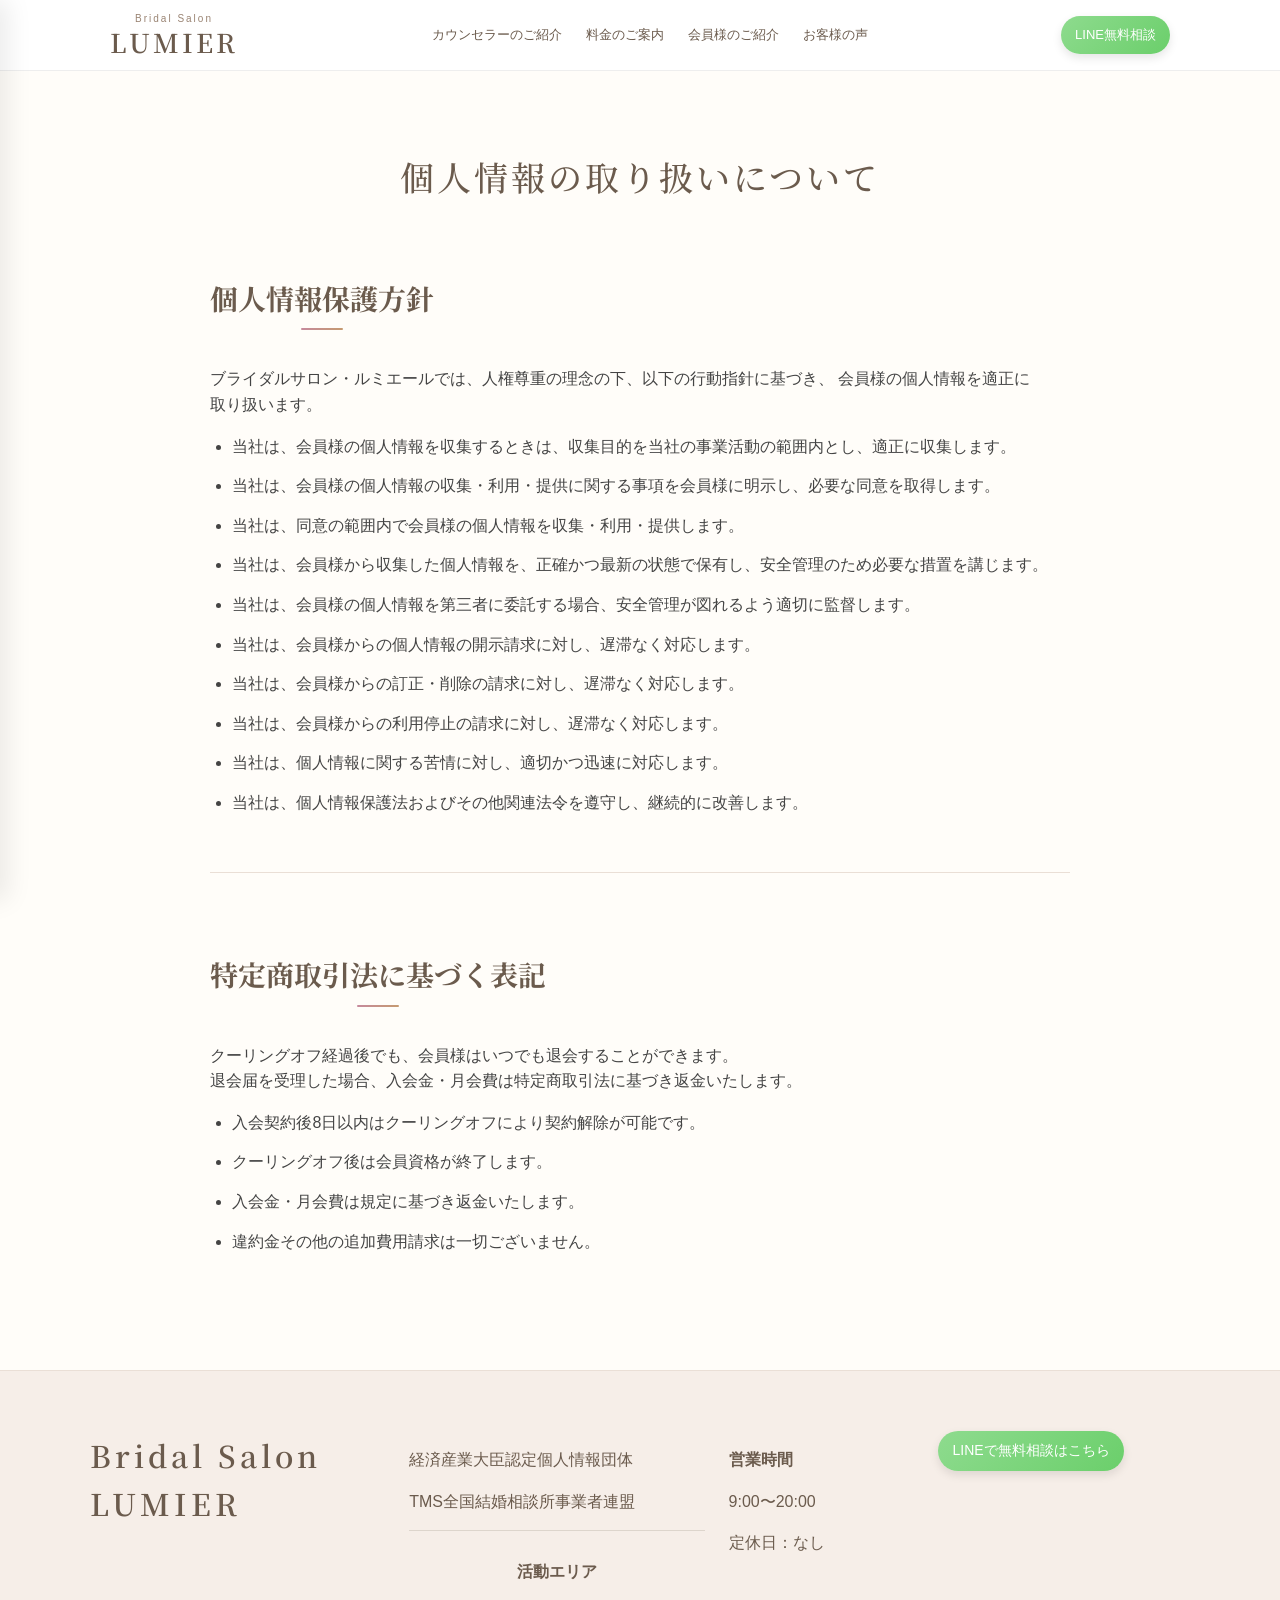
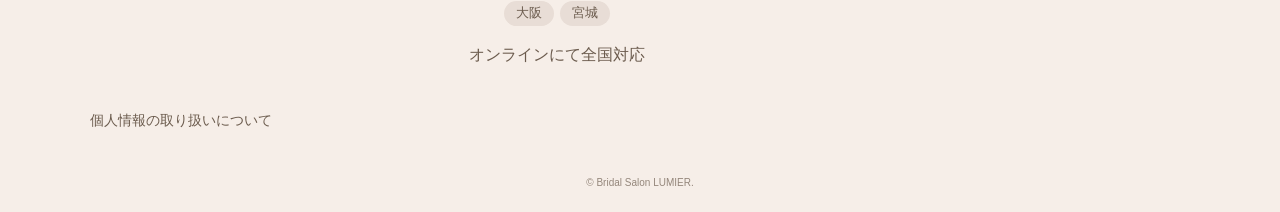
<file: privacy/index.html>
<!DOCTYPE html>
<html lang="ja">
  <head>
    <meta charset="utf-8">
    <meta name="viewport" content="width=device-width, initial-scale=1">
    <title>個人情報の取り扱いについて | Bridal Salon LUMIER</title>
    <meta name="description" content="Bridal Salon LUMIERの個人情報保護方針と特定商取引法に基づく表記です。">
    <link rel="preconnect" href="https://fonts.googleapis.com">
    <link rel="preconnect" href="https://fonts.gstatic.com" crossorigin>
    <link href="https://fonts.googleapis.com/css2?family=Noto+Serif+JP:wght@400;600&family=Inter:wght@300;400;600&display=swap" rel="stylesheet">
    <link rel="stylesheet" href="/assets/styles.css?v=20260605">
  </head>
  <body>
    <header class="header">
      <div class="container">
        <button class="menu-toggle" id="menu-toggle" aria-label="メニューを開く">☰</button>
        <a href="/" class="logo"><span>Bridal Salon</span>LUMIER</a>
        <nav class="pc-nav" aria-label="メインナビゲーション">
          <a href="/about/">カウンセラーのご紹介</a>
          <a href="/price/">料金のご案内</a>
          <a href="/members/">会員様のご紹介</a>
          <a href="/voices/">お客様の声</a>
        </nav>
        <div class="header-right">
          <a href="https://line.me/R/ti/p/@214sfchk" class="line-btn" target="_blank" rel="noopener">LINE無料相談</a>
        </div>
      </div>
      <div class="overlay" id="overlay"></div>
      <nav class="mobile-nav" id="mobile-nav" aria-label="スマホメニュー">
        <button class="menu-close" id="menu-close" aria-label="メニューを閉じる">×</button>
        <a href="/about/">カウンセラーのご紹介</a>
        <a href="/price/">料金のご案内</a>
        <a href="/members/">会員様のご紹介</a>
        <a href="/voices/">お客様の声</a>
        <a href="https://line.me/R/ti/p/@214sfchk">LINE相談</a>
      </nav>
    </header>

    <main>
      <section class="policy">
        <h1>個人情報の取り扱いについて</h1>
        <h2>個人情報保護方針</h2>
        <p>
          ブライダルサロン・ルミエールでは、人権尊重の理念の下、以下の行動指針に基づき、
          会員様の個人情報を適正に取り扱います。
        </p>
        <ul>
          <li>当社は、会員様の個人情報を収集するときは、収集目的を当社の事業活動の範囲内とし、適正に収集します。</li>
          <li>当社は、会員様の個人情報の収集・利用・提供に関する事項を会員様に明示し、必要な同意を取得します。</li>
          <li>当社は、同意の範囲内で会員様の個人情報を収集・利用・提供します。</li>
          <li>当社は、会員様から収集した個人情報を、正確かつ最新の状態で保有し、安全管理のため必要な措置を講じます。</li>
          <li>当社は、会員様の個人情報を第三者に委託する場合、安全管理が図れるよう適切に監督します。</li>
          <li>当社は、会員様からの個人情報の開示請求に対し、遅滞なく対応します。</li>
          <li>当社は、会員様からの訂正・削除の請求に対し、遅滞なく対応します。</li>
          <li>当社は、会員様からの利用停止の請求に対し、遅滞なく対応します。</li>
          <li>当社は、個人情報に関する苦情に対し、適切かつ迅速に対応します。</li>
          <li>当社は、個人情報保護法およびその他関連法令を遵守し、継続的に改善します。</li>
        </ul>
        <hr>
        <h2>特定商取引法に基づく表記</h2>
        <p>
          クーリングオフ経過後でも、会員様はいつでも退会することができます。<br>
          退会届を受理した場合、入会金・月会費は特定商取引法に基づき返金いたします。
        </p>
        <ul>
          <li>入会契約後8日以内はクーリングオフにより契約解除が可能です。</li>
          <li>クーリングオフ後は会員資格が終了します。</li>
          <li>入会金・月会費は規定に基づき返金いたします。</li>
          <li>違約金その他の追加費用請求は一切ございません。</li>
        </ul>
      </section>
    </main>

    <footer class="footer">
      <div class="footer-container">
        <div class="footer-logo">Bridal Salon LUMIER</div>
        <div class="footer-info">
          <p>経済産業大臣認定個人情報団体</p>
          <p>TMS全国結婚相談所事業者連盟</p>
          <div class="footer-area">
            <p class="footer-area-label">活動エリア</p>
            <p class="footer-area-tags">
              <span class="area-tag">大阪</span>
              <span class="area-tag">宮城</span>
            </p>
            <p class="footer-area-online">オンラインにて全国対応</p>
          </div>
        </div>
        <div class="footer-hours">
          <p><strong>営業時間</strong></p>
          <p>9:00〜20:00</p>
          <p>定休日：なし</p>
        </div>
        <div class="footer-line">
          <a href="https://line.me/R/ti/p/@214sfchk" class="line-btn" target="_blank" rel="noopener">LINEで無料相談はこちら</a>
        </div>
        <div class="footer-links">
          <a href="/privacy/">個人情報の取り扱いについて</a>
        </div>
      </div>
      <div class="footer-bottom">
        <small>© Bridal Salon LUMIER.</small>
      </div>
    </footer>
    <script src="/assets/site.js" defer></script>
  </body>
</html>
</file>
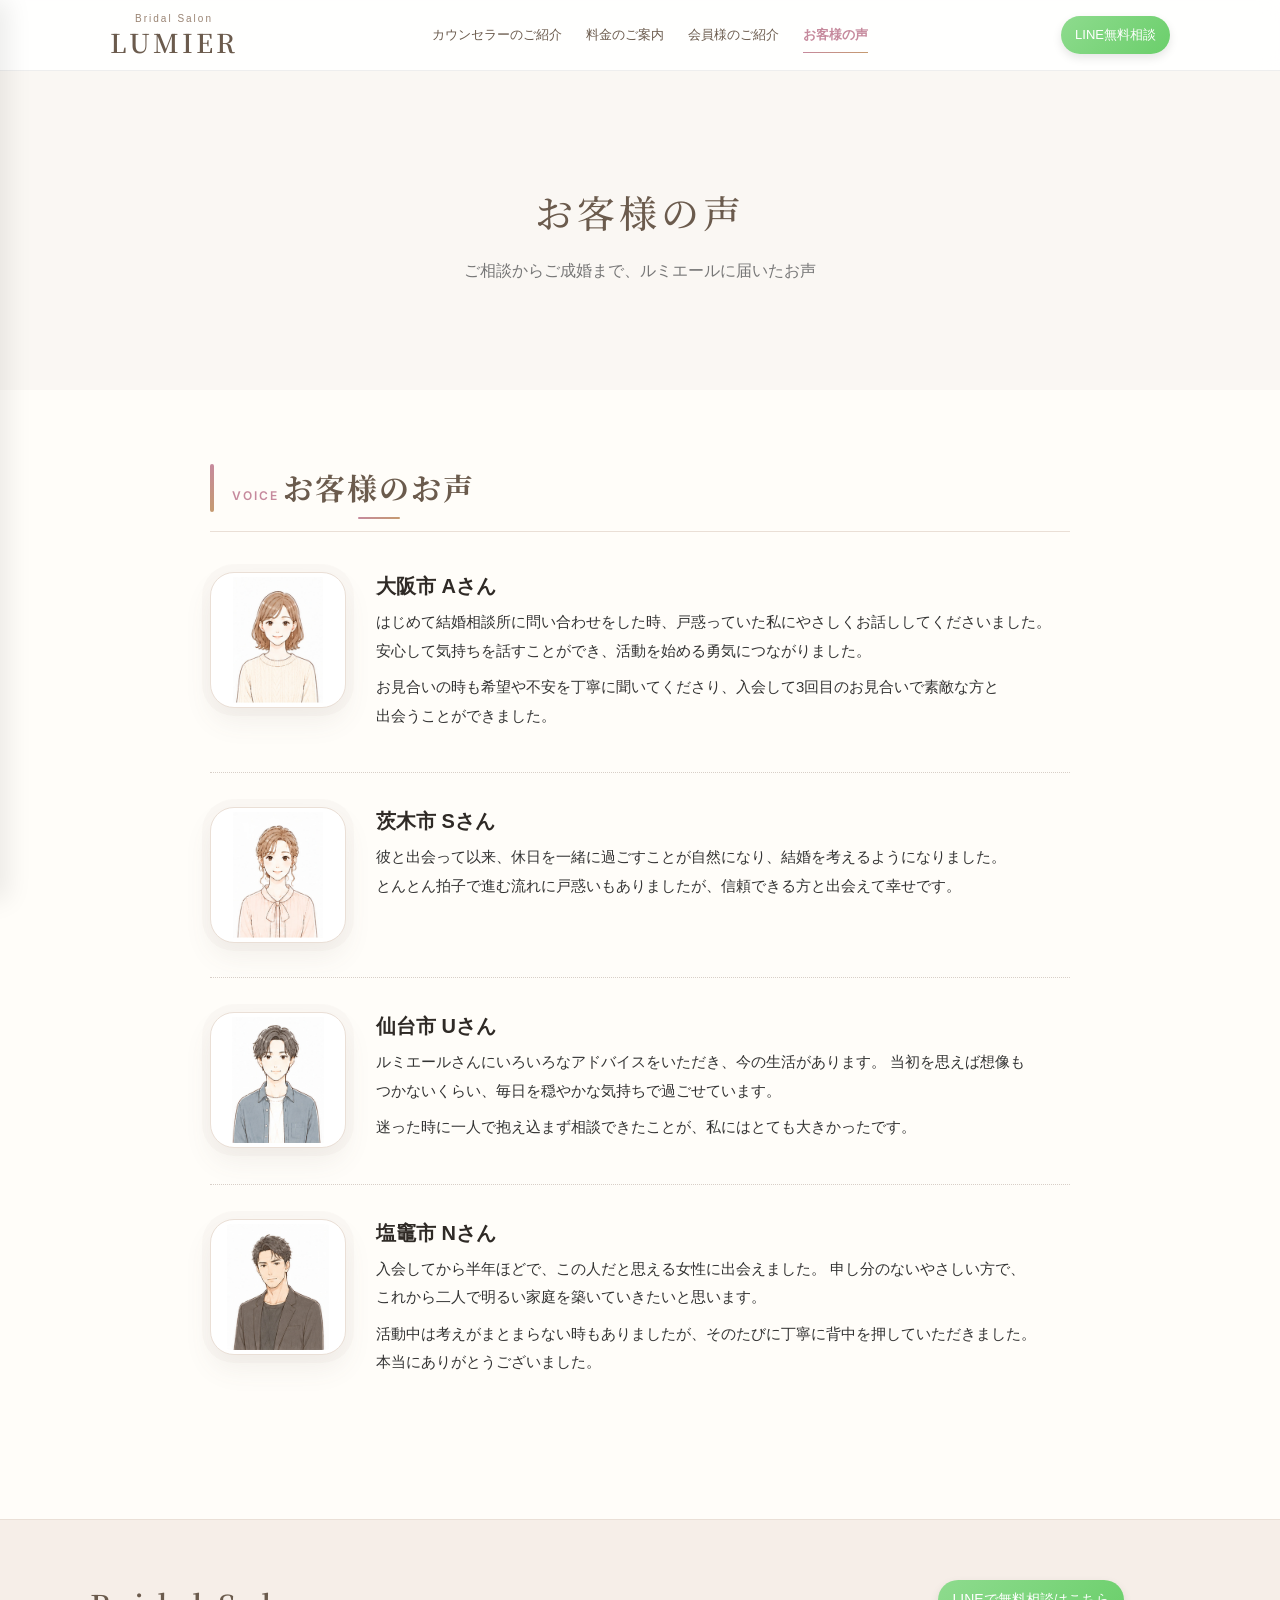
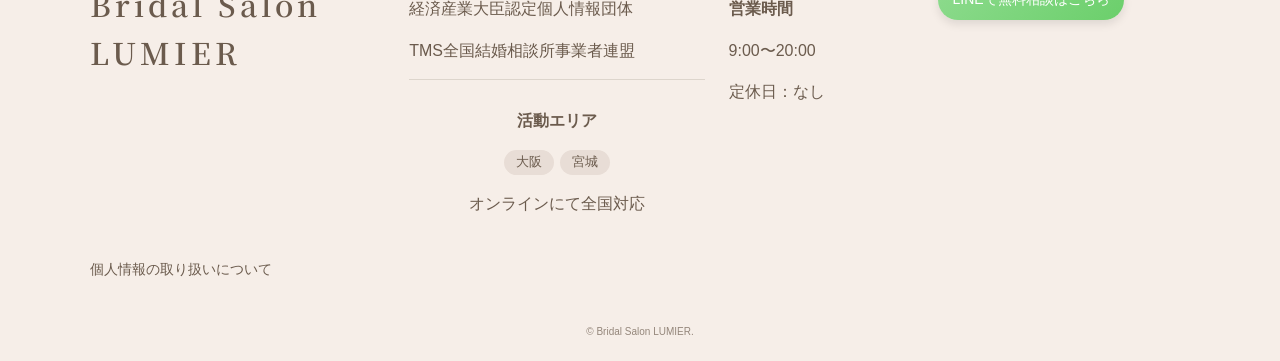
<file: voices/index.html>
<!DOCTYPE html>
<html lang="ja">
  <head>
    <meta charset="utf-8">
    <meta name="viewport" content="width=device-width, initial-scale=1">
    <title>お客様の声 | 結婚相談所 ブライダルサロンルミエール（LUMIER）| 仙台・宮城・全国対応</title>
    <meta name="description" content="仙台市・宮城県を中心に全国対応の結婚相談所、ブライダルサロンルミエール（LUMIER）で活動されたお客様の声をご紹介します。大阪・仙台・塩竈など各地からのご成婚エピソードをご覧ください。">
    <meta property="og:type" content="website">
    <meta property="og:url" content="https://bridalsalonlumier.com/voices/">
    <meta property="og:title" content="お客様の声 | 結婚相談所 ブライダルサロンルミエール（LUMIER）| 仙台・宮城・全国対応">
    <meta property="og:description" content="仙台市・宮城県を中心に全国対応の結婚相談所、ブライダルサロンルミエール（LUMIER）で活動されたお客様の声をご紹介します。大阪・仙台・塩竈など各地からのご成婚エピソードをご覧ください。">
    <meta property="og:image" content="https://bridalsalonlumier.com/assets/images/hero.jpg">
    <meta property="og:site_name" content="ブライダルサロンルミエール">
    <link rel="preconnect" href="https://fonts.googleapis.com">
    <link rel="preconnect" href="https://fonts.gstatic.com" crossorigin>
    <link href="https://fonts.googleapis.com/css2?family=Noto+Serif+JP:wght@400;600&family=Inter:wght@300;400;600&display=swap" rel="stylesheet">
    <link rel="stylesheet" href="/assets/styles.css?v=20260605">
  </head>
  <body>
    <header class="header">
      <div class="container">
        <button class="menu-toggle" id="menu-toggle" aria-label="メニューを開く">☰</button>
        <a href="/" class="logo"><span>Bridal Salon</span>LUMIER</a>
        <nav class="pc-nav" aria-label="メインナビゲーション">
          <a href="/about/">カウンセラーのご紹介</a>
          <a href="/price/">料金のご案内</a>
          <a href="/members/">会員様のご紹介</a>
          <a href="/voices/" aria-current="page">お客様の声</a>
        </nav>
        <div class="header-right">
          <a href="https://line.me/R/ti/p/@214sfchk" class="line-btn" target="_blank" rel="noopener">LINE無料相談</a>
        </div>
      </div>
      <div class="overlay" id="overlay"></div>
      <nav class="mobile-nav" id="mobile-nav" aria-label="スマホメニュー">
        <button class="menu-close" id="menu-close" aria-label="メニューを閉じる">×</button>
        <a href="/about/">カウンセラーのご紹介</a>
        <a href="/price/">料金のご案内</a>
        <a href="/members/">会員様のご紹介</a>
        <a href="/voices/" aria-current="page">お客様の声</a>
        <a href="https://line.me/R/ti/p/@214sfchk">LINE相談</a>
      </nav>
    </header>

    <main>
      <section class="page-hero">
        <h1>お客様の声</h1>
        <p><span class="text-chunk">ご相談からご成婚まで、</span><span class="text-chunk">ルミエールに届いたお声</span></p>
      </section>

      <section class="voices-section">
        <div class="voices-layout">
          <div class="voices-main">
            <div class="voices-title">
              <span class="voices-title-mark">Voice</span>
              <h2>お客様のお声</h2>
            </div>

            <article class="voice-item">
              <img src="/assets/images/members/female-01.jpg?v=20260530d" alt="大阪市 Aさんのイラスト" class="voice-photo">
              <div class="voice-body">
                <h3>大阪市 Aさん</h3>
                <p>
                  はじめて結婚相談所に問い合わせをした時、戸惑っていた私にやさしくお話ししてくださいました。
                  安心して気持ちを話すことができ、活動を始める勇気につながりました。
                </p>
                <p>
                  お見合いの時も希望や不安を丁寧に聞いてくださり、入会して3回目のお見合いで素敵な方と出会うことができました。
                </p>
              </div>
            </article>

            <article class="voice-item">
              <img src="/assets/images/members/female-02.jpg?v=20260530d" alt="茨木市 Sさんのイラスト" class="voice-photo">
              <div class="voice-body">
                <h3>茨木市 Sさん</h3>
                <p>
                  彼と出会って以来、休日を一緒に過ごすことが自然になり、結婚を考えるようになりました。
                  とんとん拍子で進む流れに戸惑いもありましたが、信頼できる方と出会えて幸せです。
                </p>
              </div>
            </article>

            <article class="voice-item">
              <img src="/assets/images/members/male-02.jpg?v=20260530d" alt="仙台市 Uさんのイラスト" class="voice-photo">
              <div class="voice-body">
                <h3>仙台市 Uさん</h3>
                <p>
                  ルミエールさんにいろいろなアドバイスをいただき、今の生活があります。
                  当初を思えば想像もつかないくらい、毎日を穏やかな気持ちで過ごせています。
                </p>
                <p>
                  迷った時に一人で抱え込まず相談できたことが、私にはとても大きかったです。
                </p>
              </div>
            </article>

            <article class="voice-item">
              <img src="/assets/images/members/male-04.jpg?v=20260530d" alt="塩竈市 Nさんのイラスト" class="voice-photo">
              <div class="voice-body">
                <h3>塩竈市 Nさん</h3>
                <p>
                  入会してから半年ほどで、この人だと思える女性に出会えました。
                  申し分のないやさしい方で、これから二人で明るい家庭を築いていきたいと思います。
                </p>
                <p>
                  活動中は考えがまとまらない時もありましたが、そのたびに丁寧に背中を押していただきました。
                  本当にありがとうございました。
                </p>
              </div>
            </article>
          </div>
        </div>
      </section>
    </main>

    <footer class="footer">
      <div class="footer-container">
        <div class="footer-logo">Bridal Salon LUMIER</div>
        <div class="footer-info">
          <p>経済産業大臣認定個人情報団体</p>
          <p>TMS全国結婚相談所事業者連盟</p>
          <div class="footer-area">
            <p class="footer-area-label">活動エリア</p>
            <p class="footer-area-tags">
              <span class="area-tag">大阪</span>
              <span class="area-tag">宮城</span>
            </p>
            <p class="footer-area-online">オンラインにて全国対応</p>
          </div>
        </div>
        <div class="footer-hours">
          <p><strong>営業時間</strong></p>
          <p>9:00〜20:00</p>
          <p>定休日：なし</p>
        </div>
        <div class="footer-line">
          <a href="https://line.me/R/ti/p/@214sfchk" class="line-btn" target="_blank" rel="noopener">LINEで無料相談はこちら</a>
        </div>
        <div class="footer-links">
          <a href="/privacy/">個人情報の取り扱いについて</a>
        </div>
      </div>
      <div class="footer-bottom">
        <small>© Bridal Salon LUMIER.</small>
      </div>
    </footer>
    <script src="/assets/site.js" defer></script>
  </body>
</html>
</file>
<file: assets/styles.css>
* {
  box-sizing: border-box;
}

/* ベース */
body {
  margin: 0;
  font-family: "Helvetica Neue", Arial, sans-serif;
  color: #444;
  line-height: 1.6;
  line-break: strict;
  word-break: auto-phrase;
  background: #fffdf9;
  overflow-x: hidden;
}

body.motion-ready {
  --tilt-x: 0deg;
  --tilt-y: 0deg;
}

a {
  text-decoration: none;
  color: inherit;
}

.text-chunk {
  display: inline-block;
}

/* ヘッダー */
.header {
  position: fixed;
  top: 0;
  width: 100%;
  background: rgba(255,255,255,0.9);
  backdrop-filter: blur(10px);
  border-bottom: 1px solid #eee;
  z-index: 1000;
  transition:
    background 0.3s ease,
    box-shadow 0.3s ease,
    transform 0.3s ease;
}

.header.scrolled {
  background: rgba(255,253,249,0.96);
  box-shadow: 0 10px 30px rgba(107, 91, 77, 0.08);
}

.container {
  max-width: 1100px;
  margin: 0 auto;
  display: flex;
  align-items: center;
  justify-content: space-between;
  height: 70px;
  padding: 0 20px;
}

.logo {
  display: flex;
  flex-direction: column;
  align-items: center;
  font-family: "Noto Serif JP", "Yu Mincho", "Hiragino Mincho ProN", serif;
  font-size: 26px;
  font-weight: 600;
  letter-spacing: 3px;
  line-height: 1.1;
  color: #6b5b4d;
  white-space: nowrap;
  transition: transform 0.3s ease, color 0.3s ease;
}

.logo:hover {
  color: #8b6d58;
  transform: translateY(-1px);
}

.logo span {
  margin-bottom: 4px;
  font-family: "Helvetica Neue", Arial, sans-serif;
  font-size: 10px;
  font-weight: 500;
  letter-spacing: 2px;
  color: #9a8473;
}

.pc-nav {
  display: flex;
}

.pc-nav a {
  position: relative;
  margin: 0 12px;
  font-size: 13px;
  color: #6b5b4d;
  transition: 0.3s;
}

.pc-nav a::after {
  content: "";
  position: absolute;
  left: 0;
  right: 0;
  bottom: -8px;
  height: 1px;
  background: linear-gradient(90deg, #c68a9d, #c59a70);
  transform: scaleX(0);
  transform-origin: center;
  transition: transform 0.3s ease;
}

.pc-nav a:hover {
  color: #b89b74;
}

.pc-nav a:hover::after,
.pc-nav a[aria-current="page"]::after {
  transform: scaleX(1);
}

.pc-nav a[aria-current="page"] {
  color: #c68a9d;
  font-weight: 600;
}

.line-btn {
  position: relative;
  display: inline-flex;
  align-items: center;
  justify-content: center;
  background: linear-gradient(135deg, #8edb8e, #6bcf6b);
  color: #fff;
  padding: 10px 14px;
  border-radius: 20px;
  font-size: 13px;
  line-height: 1.4;
  white-space: nowrap;
  box-shadow: 0 4px 10px rgba(0,0,0,0.1);
  overflow: hidden;
  transition: transform 0.25s ease, box-shadow 0.25s ease;
}

.line-btn:hover {
  transform: translateY(-2px);
  box-shadow: 0 10px 22px rgba(83, 166, 93, 0.22);
}

.menu-toggle {
  display: none;
  font-size: 26px;
  color: #6b5b4d;
  background: none;
  border: none;
  cursor: pointer;
}

.mobile-nav {
  position: fixed;
  top: 0;
  left: -260px;
  width: 260px;
  height: 100vh;
  background: #fffdf9;
  padding: 80px 20px;
  display: flex;
  flex-direction: column;
  gap: 20px;
  transition: 0.3s;
  z-index: 1002;
  box-shadow: 8px 0 24px rgba(0,0,0,0.08);
}

.mobile-nav a {
  font-size: 16px;
  color: #444;
}

.mobile-nav a[aria-current="page"] {
  color: #c68a9d;
  font-weight: 600;
}

.mobile-nav.active {
  left: 0;
}

.menu-close {
  position: absolute;
  top: 22px;
  right: 22px;
  width: 36px;
  height: 36px;
  border: none;
  background: none;
  color: #6b5b4d;
  font-size: 30px;
  line-height: 1;
  cursor: pointer;
}

.overlay {
  position: fixed;
  top: 0;
  left: 0;
  width: 100%;
  height: 100%;
  background: rgba(0,0,0,0.3);
  display: none;
  z-index: 1001;
}

.overlay.active {
  display: block;
}

/* ヒーロー */
.hero {
  position: relative;
  height: calc(100vh - 70px);
  margin-top: 70px;
  display: flex;
  align-items: center;
  justify-content: center;
  text-align: center;
  color: #fff;
  overflow: hidden;
}

.hero::before {
  content: "";
  position: absolute;
  inset: 0;
  background: linear-gradient(
    90deg,
    rgba(255, 255, 255, 0.28),
    rgba(255, 255, 255, 0.08)
  );
  z-index: 1;
}

.hero::after {
  content: "";
  position: absolute;
  inset: 0;
  background-image: var(--hero-image);
  background-size: cover;
  background-position: center;
  filter: brightness(0.86) saturate(0.94);
  transform: scale(1.02);
  animation: heroImageGlow 2.8s ease-out forwards;
  z-index: 0;
}

.hero-content {
  position: relative;
  z-index: 2;
  padding: 40px;
  border-radius: 12px;
}

.hero-fleck {
  position: absolute;
  left: var(--fleck-left);
  top: var(--fleck-top);
  z-index: 1;
  width: var(--fleck-size);
  height: var(--fleck-size);
  border: 1px solid rgba(255, 255, 255, 0.65);
  border-radius: 2px;
  background: rgba(255, 255, 255, 0.42);
  box-shadow: 0 0 14px rgba(255, 244, 218, 0.8);
  opacity: 0;
  pointer-events: none;
  transform: translate3d(0, 0, 0) rotate(45deg);
  animation: fleckFloat var(--fleck-duration) ease-in-out var(--fleck-delay) infinite;
}

@keyframes heroImageGlow {
  from {
    filter: brightness(0.86) saturate(0.94);
    opacity: 0.88;
  }

  to {
    filter: brightness(1) saturate(1);
    opacity: 1;
  }
}

@keyframes fleckFloat {
  0% {
    opacity: 0;
    transform: translate3d(0, 16px, 0) rotate(45deg) scale(0.75);
  }

  24%,
  74% {
    opacity: var(--fleck-opacity);
  }

  100% {
    opacity: 0;
    transform: translate3d(var(--fleck-drift), -44px, 0) rotate(135deg) scale(1.08);
  }
}

@media (prefers-reduced-motion: reduce) {
  *,
  *::before,
  *::after {
    scroll-behavior: auto !important;
    animation-duration: 0.01ms !important;
    animation-iteration-count: 1 !important;
    transition-duration: 0.01ms !important;
  }

  .hero::after,
  .hero-fleck {
    animation: none;
  }
}

.hero h1 {
  font-family: 'Noto Serif JP', serif;
  font-size: clamp(30px, 3.2vw, 42px);
  font-weight: 500;
  letter-spacing: 4px;
  line-height: 1.55;
  margin-bottom: 10px;
  text-shadow: 0 3px 12px rgba(0,0,0,0.25);
  animation: heroTextIn 0.95s cubic-bezier(.2,.8,.2,1) 0.12s both;
}

.hero p {
  font-family: 'Noto Serif JP', serif;
  font-size: 18px;
  letter-spacing: 3px;
  margin-top: 20px;
  opacity: 0.95;
  text-shadow: 0 2px 8px rgba(0,0,0,0.25);
  animation: heroTextIn 0.95s cubic-bezier(.2,.8,.2,1) 0.28s both;
}

.hero .btn {
  animation: heroTextIn 0.95s cubic-bezier(.2,.8,.2,1) 0.44s both;
}

@keyframes heroTextIn {
  from {
    opacity: 0;
    transform: translateY(18px);
  }

  to {
    opacity: 1;
    transform: translateY(0);
  }
}

.btn {
  position: relative;
  display: inline-block;
  margin-top: 30px;

  background: linear-gradient(135deg, rgba(255,182,193,0.7), rgba(255,220,230,0.7));
  color: #fff;
  padding: 12px 28px;
  border-radius: 999px;
  font-size: 16px;
  letter-spacing: 1px;
  white-space: nowrap;

  backdrop-filter: blur(6px);
  border: 1px solid rgba(255,255,255,0.4);

  box-shadow: 0 8px 20px rgba(255,182,193,0.25);
  transition: 0.3s;
  overflow: hidden;
  isolation: isolate;
}

.btn::after {
  content: "";
  position: absolute;
  inset: -40% -60%;
  z-index: -1;
  background: linear-gradient(
    105deg,
    transparent 34%,
    rgba(255,255,255,0.55) 48%,
    transparent 62%
  );
  transform: translateX(-90%) rotate(8deg);
  transition: transform 0.75s ease;
}

.btn:hover {
  transform: translateY(-2px);
  background: linear-gradient(135deg, rgba(255,182,193,0.9), rgba(255,220,230,0.9));
}

.btn:hover::after {
  transform: translateX(90%) rotate(8deg);
}

/* 共通セクション */
section {
  padding: 100px 20px;
  text-align: center;
}

.gray {
  background: #faf7f3;
}

h2 {
  position: relative;
  display: inline-block;
  font-family: 'Noto Serif JP', serif;
  font-size: 28px;
  margin-bottom: 30px;
  color: #6b5b4d;
}

h2::after {
  content: "";
  position: absolute;
  left: 50%;
  bottom: -10px;
  width: 42px;
  height: 2px;
  background: linear-gradient(90deg, #c68a9d, #c59a70);
  border-radius: 999px;
  transform: translateX(-50%);
}

/* ルミエール紹介 */
#about {
  background:
    linear-gradient(180deg, #fffdf9, #fffaf6),
    radial-gradient(circle at 12% 20%, rgba(255, 226, 235, 0.5), transparent 28%);
}

.about-copy {
  max-width: 820px;
  margin: 0 auto;
  padding: 0 1rem;
  color: #5d534d;
  font-size: 16px;
  line-height: 2.1;
}

.about-copy p {
  margin: 0 0 18px;
  line-height: 1.9;
  word-break: normal;
}

.about-copy p:last-child {
  margin-bottom: 0;
}

.center-ul {
  list-style: none;
  padding: 0;
  margin: 1.5rem auto;
  max-width: 480px;
  display: table;
}

.center-ul li {
  line-height: 1.9;
  padding-left: 1.4em;
  position: relative;
}

.center-ul li::before {
  content: "◇";
  position: absolute;
  left: 0;
  color: var(--color-accent, #c9a96e);
  font-size: 0.75em;
  top: 0.35em;
}

.about-points {
  list-style: none;
  padding: 0;
  margin: 56px auto 0;
  max-width: 980px;

  display: grid;
  grid-template-columns: repeat(2, minmax(0, 1fr));
  gap: 16px;
}

.about-points li {
  position: relative;
  display: flex;
  flex-direction: column;
  justify-content: center;
  min-height: 146px;

  background:
    linear-gradient(135deg, rgba(255, 255, 255, 0.96), rgba(255, 250, 246, 0.88)),
    radial-gradient(circle at 96% 10%, rgba(239, 212, 221, 0.38), transparent 34%);
  border: 1px solid rgba(214, 186, 172, 0.28);

  border-radius: 18px;

  padding: 26px 28px 26px 34px;

  font-size: 15px;
  line-height: 1.9;
  letter-spacing: 0;

  color: #5f4d4d;

  box-shadow: 0 10px 30px rgba(190, 160, 160, 0.08);

  backdrop-filter: blur(8px);

  transition: all 0.3s ease;
}

.about-points li:nth-child(5) {
  grid-column: 1 / -1;
  min-height: 124px;
  padding-right: min(160px, 16vw);
}

.about-points li::before {
  content: "";

  position: absolute;
  left: 18px;
  top: 26px;
  bottom: 26px;

  width: 3px;
  height: auto;

  border-radius: 999px;

  background: linear-gradient(
    180deg,
    #e7c6cf,
    #d8b68d
  );

  box-shadow: 0 0 0 5px rgba(231, 198, 207, 0.12);
}

.about-point-title,
.about-point-copy {
  display: block;
}

.about-point-title {
  color: #6b5b4d;
  font-family: 'Noto Serif JP', serif;
  font-size: 17px;
  font-weight: 600;
  line-height: 1.7;
}

.about-point-copy {
  margin-top: 8px;
  color: #766a62;
  font-size: 14px;
  line-height: 1.85;
}

.about-points li:hover {
  transform: translateY(-3px);

  box-shadow: 0 16px 38px rgba(190, 160, 160, 0.14);
}

@media (max-width: 768px) {
  .about-points {
    margin-top: 40px;
    gap: 14px;
    grid-template-columns: 1fr;
  }

  .about-points li {
    min-height: auto;
    padding: 22px 22px 22px 32px;
    font-size: 14px;
    border-radius: 18px;
  }

  .about-points li:nth-child(5) {
    grid-column: auto;
    min-height: auto;
    padding-right: 22px;
  }

  .about-points li::before {
    left: 16px;
    top: 24px;
    bottom: 24px;
  }

  .about-point-title {
    font-size: 16px;
  }

  .about-point-copy {
    font-size: 13px;
  }
}

/* お知らせ */
.news-section {
  position: relative;
  overflow: hidden;
  padding: 92px 20px 120px;
  background:
    linear-gradient(180deg, #fffdf9 0%, #fffaf6 48%, #faf1ee 100%),
    radial-gradient(circle at 12% 18%, rgba(255, 226, 235, 0.52), transparent 30%),
    radial-gradient(circle at 88% 82%, rgba(216, 182, 141, 0.2), transparent 28%);
}

.news-section::before,
.news-section::after {
  content: "";
  position: absolute;
  left: 50%;
  width: min(940px, 86vw);
  height: 1px;
  background: linear-gradient(90deg, transparent, rgba(198, 138, 157, 0.38), rgba(197, 154, 112, 0.28), transparent);
  opacity: 1;
  transform: translateX(-50%);
}

.news-section::before {
  top: 56px;
}

.news-section::after {
  bottom: 56px;
}

.news-heading {
  position: relative;
  z-index: 2;
  max-width: 760px;
  margin: 0 auto 28px;
}

.news-heading h2 {
  margin-top: 6px;
  color: #6b5b4d;
  font-family: "Noto Serif JP", "Yu Mincho", "Hiragino Mincho ProN", serif;
  font-size: 36px;
  font-weight: 600;
  letter-spacing: 4px;
}

.news-heading p {
  margin: 22px 0 0;
  color: #5d534d;
  font-size: 15px;
  line-height: 1.9;
}

.news-stage {
  position: relative;
  height: 500px;
  max-width: 1080px;
  margin: 0 auto;
  perspective: 1200px;
  touch-action: pan-y;
}

.news-dots {
  display: flex;
  justify-content: center;
  gap: 8px;
  margin-top: 20px;
}

.news-dot {
  width: 7px;
  height: 7px;
  border-radius: 50%;
  background: rgba(198, 138, 157, 0.28);
  border: none;
  padding: 0;
  cursor: pointer;
  transition: background 0.22s ease, transform 0.22s ease;
}

.news-dot.is-active {
  background: #c68a9d;
  transform: scale(1.25);
}

.news-card {
  position: absolute;
  top: 36px;
  left: 50%;
  display: grid;
  grid-template-rows: auto auto auto auto 1fr auto;
  width: min(330px, 76vw);
  min-height: 420px;
  padding: 22px 22px 24px;
  border: 1px solid rgba(234, 223, 214, 0.95);
  border-radius: 18px;
  background:
    linear-gradient(180deg, rgba(255,255,255,0.96), rgba(255,250,246,0.92)),
    repeating-linear-gradient(0deg, rgba(107, 91, 77, 0.035) 0 1px, transparent 1px 9px),
    radial-gradient(circle at 14% 10%, rgba(255, 226, 235, 0.62), transparent 34%);
  color: #5f5149;
  font: inherit;
  text-align: left;
  box-shadow:
    0 16px 38px rgba(107, 91, 77, 0.08),
    8px 10px 0 rgba(234, 223, 214, 0.58),
    inset 0 0 0 8px rgba(255, 255, 255, 0.58);
  cursor: pointer;
  filter: blur(var(--news-blur, 0));
  opacity: var(--news-opacity, 1);
  transform:
    translateX(calc(-50% + var(--news-x, 0px)))
    translateZ(var(--news-z, 0px))
    rotateY(var(--news-rotate, 0deg))
    scale(var(--news-scale, 1));
  transition:
    filter 0.42s ease,
    opacity 0.42s ease,
    transform 0.55s cubic-bezier(.2,.8,.2,1),
    box-shadow 0.28s ease;
}

.news-card:hover,
.news-card:focus-visible {
  border-color: rgba(239, 212, 221, 0.95);
  box-shadow:
    0 24px 52px rgba(107, 91, 77, 0.14),
    10px 12px 0 rgba(239, 212, 221, 0.72),
    inset 0 0 0 8px rgba(255, 255, 255, 0.68);
  transform:
    translateX(calc(-50% + var(--news-x, 0px)))
    translateY(-8px)
    translateZ(var(--news-z, 0px))
    rotateY(var(--news-rotate, 0deg))
    scale(calc(var(--news-scale, 1) + 0.04));
}

.news-card:focus-visible {
  outline: 3px solid #c68a9d;
  outline-offset: 5px;
}

.news-paper-label {
  justify-self: start;
  margin-bottom: 16px;
  padding: 4px 8px;
  border: 1px solid rgba(198, 138, 157, 0.2);
  border-radius: 999px;
  background: rgba(255, 246, 249, 0.86);
  box-shadow: 0 8px 18px rgba(198, 138, 157, 0.1);
  color: #c06f89;
  font-family: "Inter", "Helvetica Neue", Arial, sans-serif;
  font-size: 12px;
  font-weight: 800;
  letter-spacing: 1px;
  text-transform: uppercase;
}

.news-date {
  display: block;
  padding-bottom: 12px;
  border-bottom: 1px solid rgba(198, 138, 157, 0.24);
  color: #8b7b70;
  font-family: "Inter", "Helvetica Neue", Arial, sans-serif;
  font-size: 12px;
  font-weight: 600;
}

.news-card strong {
  margin: 16px 0 14px;
  font-family: "Noto Serif JP", "Yu Mincho", "Hiragino Mincho ProN", serif;
  font-size: 26px;
  line-height: 1.38;
  letter-spacing: 1px;
}

.news-rule {
  display: block;
  height: 4px;
  margin-bottom: 18px;
  border-top: 2px solid #c68a9d;
  border-bottom: 1px solid rgba(197, 154, 112, 0.58);
}

.news-copy {
  color: #3f3934;
  font-size: 13px;
  line-height: 1.95;
  max-width: 240px;
}

.news-thumb {
  display: block;
  position: relative;
  height: 108px;
  margin-top: 24px;
  border: 1px solid rgba(234, 223, 214, 0.8);
  border-radius: 14px;
  overflow: hidden;
  background: linear-gradient(135deg, #fce8ef 0%, #fdf6ee 60%, #f9ece3 100%);
}

.news-thumb::before {
  content: "";
  position: absolute;
  inset: 0;
  background:
    radial-gradient(ellipse at 16% 50%, rgba(198, 138, 157, 0.2) 0%, transparent 52%),
    radial-gradient(ellipse at 84% 50%, rgba(197, 154, 112, 0.15) 0%, transparent 52%);
}

.news-thumb::after {
  content: "✦";
  position: absolute;
  top: 50%;
  left: 50%;
  transform: translate(-50%, -50%);
  color: rgba(198, 138, 157, 0.3);
  font-size: 22px;
  letter-spacing: 0;
}

.has-image .news-thumb::before,
.has-image .news-thumb::after {
  display: none;
}

.news-thumb-img {
  position: absolute;
  inset: 0;
  width: 100%;
  height: 100%;
  object-fit: cover;
}

.news-modal-image {
  width: 100%;
  max-height: 220px;
  object-fit: cover;
  border-radius: 12px;
  margin-bottom: 20px;
}

.news-card[data-slot="0"] {
  --news-x: 0px;
  --news-z: 72px;
  --news-scale: 1;
  --news-rotate: 0deg;
  --news-opacity: 1;
  --news-blur: 0;
  z-index: 5;
}

.news-card[data-slot="1"] {
  --news-x: 315px;
  --news-z: -70px;
  --news-scale: 0.86;
  --news-rotate: -13deg;
  --news-opacity: 0.72;
  --news-blur: 0.7px;
  z-index: 4;
}

.news-card[data-slot="-1"] {
  --news-x: -315px;
  --news-z: -70px;
  --news-scale: 0.86;
  --news-rotate: 13deg;
  --news-opacity: 0.72;
  --news-blur: 0.7px;
  z-index: 4;
}

.news-card[data-slot="2"] {
  --news-x: 560px;
  --news-z: -190px;
  --news-scale: 0.72;
  --news-rotate: -20deg;
  --news-opacity: 0.28;
  --news-blur: 1.4px;
  z-index: 3;
}

.news-card[data-slot="-2"] {
  --news-x: -560px;
  --news-z: -190px;
  --news-scale: 0.72;
  --news-rotate: 20deg;
  --news-opacity: 0.28;
  --news-blur: 1.4px;
  z-index: 3;
}

.news-modal {
  position: fixed;
  inset: 0;
  z-index: 1200;
  display: grid;
  place-items: center;
  padding: 20px;
  background: rgba(47, 42, 38, 0.46);
  opacity: 0;
  pointer-events: none;
  transition: opacity 0.24s ease;
}

.news-modal.is-open {
  opacity: 1;
  pointer-events: auto;
}

.news-modal-panel {
  position: relative;
  width: min(620px, 100%);
  max-height: 85vh;
  overflow-y: auto;
  padding: 36px 34px 34px;
  border: 1px solid #eadfd6;
  border-radius: 18px;
  background: #fffdf9;
  color: #5f5149;
  text-align: left;
  box-shadow: 0 24px 52px rgba(107, 91, 77, 0.18);
  -webkit-overflow-scrolling: touch;
}

.news-modal-close {
  position: absolute;
  top: 16px;
  right: 16px;
  width: 34px;
  height: 34px;
  border: 1px solid rgba(198, 138, 157, 0.28);
  border-radius: 50%;
  background: rgba(255, 246, 249, 0.9);
  color: #b66f84;
  font-size: 24px;
  line-height: 1;
  cursor: pointer;
}

.news-modal-date {
  display: inline-block;
  margin-bottom: 12px;
  color: #8b7b70;
  font-family: "Inter", "Helvetica Neue", Arial, sans-serif;
  font-size: 13px;
  font-weight: 600;
}

.news-modal h2 {
  display: block;
  margin: 0 42px 18px 0;
  color: #6b5b4d;
  font-size: 28px;
  line-height: 1.45;
}

.news-modal h2::after {
  display: none;
}

.news-modal p {
  margin: 0;
  color: #4f4640;
  font-size: 15px;
  line-height: 1.95;
  white-space: pre-line;
}

/* ご成婚までの流れ */
.flow-section {
  position: relative;
  overflow: hidden;
  background:
    linear-gradient(180deg, #fbf7f3 0%, #fffaf6 52%, #faf1ee 100%);
}

.flow-section::before {
  content: "";
  position: absolute;
  top: 84px;
  left: 50%;
  width: min(860px, 84vw);
  height: min(860px, 84vw);
  border: 1px solid rgba(198, 138, 157, 0.12);
  border-radius: 50%;
  transform: translateX(-50%);
  pointer-events: none;
}

.flow-heading {
  position: relative;
  z-index: 1;
  max-width: 760px;
  margin: 0 auto 34px;
}

.flow-heading h2 {
  margin-top: 6px;
}

.flow-heading p {
  margin: 24px 0 0;
  color: #6a5f58;
  font-size: 15px;
  line-height: 1.9;
}

.flow-map {
  position: relative;
  z-index: 1;
  display: grid;
  grid-template-columns: repeat(6, 1fr);
  gap: 8px;
  max-width: 980px;
  margin: 0 auto 44px;
  padding: 0 8px;
}

.flow-map::before {
  content: "";
  position: absolute;
  top: 17px;
  left: 8%;
  right: 8%;
  height: 2px;
  background: linear-gradient(90deg, #eeb8c7, #d8b68d, #b8c9a8);
  opacity: 0.72;
}

.flow-map::after {
  content: "";
  position: absolute;
  top: 15px;
  left: 8%;
  width: 68px;
  height: 6px;
  border-radius: 999px;
  background: linear-gradient(90deg, transparent, rgba(255,255,255,0.86), transparent);
  filter: blur(1px);
  opacity: 0.88;
  animation: flowTrace 5.8s ease-in-out infinite;
}

.flow-map span {
  position: relative;
  display: grid;
  place-items: center;
  gap: 8px;
  color: #8b7b70;
  font-size: 12px;
  font-weight: 600;
  letter-spacing: 0;
}

.flow-map span::before {
  content: "";
  position: relative;
  z-index: 1;
  width: 34px;
  height: 34px;
  border: 6px solid #fffaf6;
  border-radius: 50%;
  background: linear-gradient(135deg, #f3b3c5, #d8b68d);
  box-shadow: 0 8px 18px rgba(107, 91, 77, 0.12);
  transition: transform 0.28s ease, box-shadow 0.28s ease, filter 0.28s ease;
}

.flow-map span::after {
  content: "";
  position: absolute;
  top: 7px;
  z-index: 2;
  width: 10px;
  height: 10px;
  border-radius: 50%;
  background: rgba(255,255,255,0.78);
  box-shadow: 0 0 10px rgba(255, 246, 249, 0.9);
  opacity: 0;
  transform: translate(7px, -4px) scale(0.7);
  transition: opacity 0.28s ease, transform 0.28s ease;
}

.flow-map span.is-active {
  color: #b66f84;
}

.flow-map span.is-active::before {
  filter: saturate(1.1) brightness(1.02);
  box-shadow:
    0 10px 22px rgba(198, 138, 157, 0.24),
    0 0 0 8px rgba(255, 246, 249, 0.78);
  animation: flowDotPulse 2.8s ease-in-out infinite;
  transform: scale(1.12);
}

.flow-map span.is-active::after {
  opacity: 1;
  transform: translate(7px, -4px) scale(1);
}

.flow-map span:nth-child(2)::before {
  animation-delay: 0.16s;
}

.flow-map span:nth-child(3)::before {
  animation-delay: 0.32s;
}

.flow-map span:nth-child(4)::before {
  animation-delay: 0.48s;
}

.flow-map span:nth-child(5)::before {
  animation-delay: 0.64s;
}

.flow-map span:nth-child(6)::before {
  animation-delay: 0.8s;
}

@keyframes flowTrace {
  0%,
  12% {
    opacity: 0;
    transform: translateX(0) scaleX(0.4);
  }

  20%,
  78% {
    opacity: 0.88;
  }

  92%,
  100% {
    opacity: 0;
    transform: translateX(min(760px, 72vw)) scaleX(0.7);
  }
}

@keyframes flowDotPulse {
  0%,
  100% {
    transform: scale(1.08);
  }

  50% {
    transform: scale(1.18);
  }
}

.flow-container {
  position: relative;
  z-index: 1;
  display: grid;
  grid-template-columns: repeat(3, 1fr);
  gap: 34px 30px;
  max-width: 1100px;
  margin: 0 auto;
  counter-reset: flow;
}

.flow-container::before {
  content: "";
  position: absolute;
  top: 50%;
  left: 5%;
  right: 5%;
  height: 3px;
  background: linear-gradient(90deg, transparent, rgba(198, 138, 157, 0.28), rgba(197, 154, 112, 0.3), transparent);
  transform: translateY(-50%);
  pointer-events: none;
}

.flow-item {
  position: relative;
  min-height: 390px;
  padding: 18px 18px 28px;
  border: 1px solid rgba(234, 223, 214, 0.9);
  border-radius: 18px;
  background:
    linear-gradient(180deg, rgba(255,255,255,0.94), rgba(255,250,246,0.9)),
    radial-gradient(circle at 16% 12%, rgba(255, 226, 235, 0.9), transparent 34%);
  box-shadow: 0 16px 38px rgba(107, 91, 77, 0.08);
  text-align: left;
  overflow: clip;
  transform: perspective(900px) rotateX(var(--tilt-x)) rotateY(var(--tilt-y));
  transition:
    transform 0.28s ease,
    box-shadow 0.28s ease,
    border-color 0.28s ease;
  will-change: transform;
}

.flow-item::before {
  content: "";
  position: absolute;
  inset: 10px;
  border: 1px solid rgba(255, 255, 255, 0.76);
  border-radius: 14px;
  pointer-events: none;
}

.flow-item::after {
  content: "";
  position: absolute;
  top: 28px;
  right: -28px;
  width: 92px;
  height: 92px;
  border-radius: 50%;
  background: rgba(246, 226, 213, 0.42);
  transition: transform 0.35s ease, opacity 0.35s ease;
  pointer-events: none;
}

.flow-item:nth-child(2),
.flow-item:nth-child(5) {
  margin-top: 28px;
}

.flow-item:hover {
  border-color: rgba(239, 212, 221, 0.95);
  box-shadow: 0 24px 52px rgba(107, 91, 77, 0.14);
  transform: perspective(900px) rotateX(var(--tilt-x)) rotateY(var(--tilt-y)) translateY(-8px);
}

.flow-item:hover::after {
  opacity: 0.78;
  transform: scale(1.18) translate(-8px, 8px);
}

.flow-step-label {
  position: relative;
  z-index: 1;
  display: inline-flex;
  align-items: center;
  min-height: 28px;
  margin: 0 0 12px;
  padding: 4px 12px;
  border: 1px solid rgba(198, 138, 157, 0.2);
  border-radius: 999px;
  background: rgba(255, 246, 249, 0.78);
  color: #c06f89;
  font-family: "Inter", "Helvetica Neue", Arial, sans-serif;
  font-size: 11px;
  font-weight: 600;
  letter-spacing: 1px;
  text-transform: uppercase;
}

.flow-image-wrap {
  position: relative;
  z-index: 1;
  overflow: hidden;
  border: 1px solid #eadfd6;
  border-radius: 14px;
  background: #fff;
  box-shadow: inset 0 0 0 6px rgba(250, 247, 243, 0.62);
}

.flow-image-wrap::after {
  content: "";
  position: absolute;
  inset: 0;
  background: linear-gradient(120deg, transparent 22%, rgba(255,255,255,0.54) 48%, transparent 72%);
  transform: translateX(-120%);
  transition: transform 0.72s ease;
  pointer-events: none;
}

.flow-item:hover .flow-image-wrap::after {
  transform: translateX(120%);
}

.flow-image {
  display: block;
  width: 100%;
  aspect-ratio: 24 / 13;
  background: #fff;
  object-fit: cover;
  transition: transform 0.45s ease, filter 0.45s ease;
}

.flow-item:hover .flow-image {
  filter: saturate(1.05) brightness(1.02);
  transform: scale(1.025);
}

.flow-number {
  position: relative;
  z-index: 1;
  width: 50px;
  height: 50px;
  margin: -20px 0 16px 12px;
  background: linear-gradient(135deg, #f1a9bd, #d8b68d);
  color: #fff;
  border-radius: 50%;
  display: flex;
  align-items: center;
  justify-content: center;
  font-family: "Inter", "Helvetica Neue", Arial, sans-serif;
  font-size: 15px;
  font-weight: 600;
  letter-spacing: 0;
  box-shadow:
    0 10px 22px rgba(198, 138, 157, 0.22),
    0 0 0 7px rgba(255, 255, 255, 0.88);
  transition: transform 0.3s ease, box-shadow 0.3s ease;
}

.flow-item:hover .flow-number {
  box-shadow:
    0 14px 28px rgba(198, 138, 157, 0.28),
    0 0 0 7px rgba(255, 255, 255, 0.88);
  transform: rotate(-8deg) scale(1.1);
}

.flow-item h3,
.flow-item p {
  position: relative;
  z-index: 1;
}

.flow-item h3 {
  margin: 0 0 10px;
  color: #5f5149;
  font-family: 'Noto Serif JP', serif;
  font-size: 22px;
  letter-spacing: 1px;
}

.flow-item p {
  margin: 0;
  color: #5d534d;
  font-size: 14px;
  line-height: 1.9;
}

/* フッター */
.footer {
  background: #f6eee8;
  color: #6b5b4d;
  padding: 60px 20px 20px;
  border-top: 1px solid #eadfd6;
}

.footer-container {
  display: grid;
  grid-template-columns: 1.35fr 1.35fr 0.85fr 1.15fr;
  gap: 24px;
  max-width: 1100px;
  margin: 0 auto;
}

.footer-logo {
  font-family: "Noto Serif JP", "Yu Mincho", "Hiragino Mincho ProN", serif;
  font-size: 30px;
  font-weight: 600;
  letter-spacing: 4px;
  color: #6b5b4d;
}

.footer p {
  color: #6b5b4d;
}

.footer a {
  color: #6b5b4d;
  font-size: 14px;
}

.footer-links {
  grid-column: 1 / -1;
}

.footer-links a {
  white-space: nowrap;
}

.footer .line-btn {
  color: #fff;
}

.footer-bottom {
  text-align: center;
  margin-top: 40px;
  font-size: 12px;
  color: #6b5b4d;
  opacity: 0.7;
}

.footer-area {
  margin-top: 14px;
  padding-top: 12px;
  border-top: 1px solid #ddd5cc;
  text-align: center;
}

.footer-area-label {
  font-weight: 600;
  color: #6b5b4d;
  margin-bottom: 6px;
}

.footer-area-tags {
  display: flex;
  gap: 6px;
  flex-wrap: wrap;
  justify-content: center;
  margin-bottom: 6px;
}

.area-tag {
  display: inline-block;
  padding: 2px 12px;
  background: #e8ddd6;
  border-radius: 20px;
  font-size: 13px;
  color: #6b5b4d;
}

.footer-area-online {
  color: #6b5b4d;
}

/* 下層ページ */
.page-hero {
  padding: 150px 20px 90px;
  background: #faf7f3;
  text-align: center;
}

.page-hero h1 {
  font-family: 'Noto Serif JP', serif;
  font-size: 38px;
  font-weight: 500;
  color: #6b5b4d;
  letter-spacing: 4px;
  margin-bottom: 16px;
}

.page-hero p {
  color: #777;
  font-size: 16px;
}

/* ルミエールのご紹介 */
.staff-section {
  background: #fffdf9;
  text-align: left;
}

.section-heading.staff-heading {
  max-width: 980px;
  text-align: center;
}

.staff-heading p {
  margin: 12px 0 0;
  color: #6a5f58;
  line-height: 1.9;
}

.staff-grid {
  display: flex;
  flex-direction: column;
  gap: 48px;
  max-width: 860px;
  margin: 0 auto;
}

.staff-card {
  display: grid;
  grid-template-columns: 220px minmax(0, 1fr);
  grid-template-areas: "photo copy";
  gap: 48px;
  align-items: start;
  padding: 40px;
  background: #fff;
  border: 1px solid #eadfd6;
  border-radius: 20px;
  box-shadow: 0 14px 34px rgba(107, 91, 77, 0.07);
  transition:
    box-shadow 0.28s ease,
    border-color 0.28s ease,
    transform 0.28s ease;
}

.staff-card:nth-child(even) {
  grid-template-columns: minmax(0, 1fr) 220px;
  grid-template-areas: "copy photo";
}

.staff-card:hover {
  border-color: #efd4dd;
  box-shadow: 0 22px 48px rgba(107, 91, 77, 0.12);
  transform: translateY(-4px);
}

.staff-photo {
  grid-area: photo;
  display: block;
  width: 100%;
  aspect-ratio: 3 / 4;
  object-fit: cover;
  object-position: center top;
  border: 1px solid #eadfd6;
  border-radius: 16px;
  box-shadow: 0 10px 24px rgba(107, 91, 77, 0.1);
}

.staff-photo--umehara {
  object-position: center 18%;
}

.staff-copy {
  grid-area: copy;
  min-width: 0;
}

.staff-role {
  display: inline-flex;
  align-items: center;
  min-height: 30px;
  margin: 0 0 10px;
  padding: 4px 12px;
  background: #f8edf1;
  border-radius: 999px;
  color: #b66f84;
  font-size: 13px;
  font-weight: 600;
}

.staff-copy h3 {
  margin: 0 0 16px;
  color: #6b5b4d;
  font-family: 'Noto Serif JP', serif;
  font-size: 24px;
  font-weight: 600;
  letter-spacing: 2px;
}

.staff-message p {
  margin: 0 0 12px;
  color: #5d534d;
  font-size: 15px;
  line-height: 2;
}

.staff-message p:last-child {
  margin-bottom: 0;
}

/* 料金 */
.price-section {
  max-width: 900px;
  margin: 0 auto;
}

.price-lead {
  font-size: 17px;
  color: #555;
  margin-bottom: 18px;
}

.price-list {
  max-width: 640px;
  margin: 40px auto 0;
  background: #fff;
  border: 1px solid #eadfd6;
  border-radius: 14px;
  overflow: hidden;
  box-shadow: 0 8px 20px rgba(0,0,0,0.04);
}

.price-row {
  display: flex;
  justify-content: space-between;
  gap: 20px;
  padding: 18px 24px;
  border-bottom: 1px solid #eadfd6;
  text-align: left;
}

.price-row:last-child {
  border-bottom: none;
}

.price-row span {
  color: #6b5b4d;
}

.price-row strong {
  color: #c89b5c;
  font-size: 20px;
  white-space: nowrap;
}

.price-note {
  max-width: 640px;
  margin: 18px auto 0;
  color: #777;
  font-size: 13px;
  text-align: left;
}

.option-list {
  display: grid;
  grid-template-columns: repeat(2, 1fr);
  gap: 22px;
  max-width: 680px;
  margin: 40px auto 0;
}

.option-item {
  background: #fff;
  border: 1px solid #eadfd6;
  border-radius: 14px;
  padding: 26px 22px;
  box-shadow: 0 8px 20px rgba(0,0,0,0.04);
  transition: transform 0.28s ease, box-shadow 0.28s ease, border-color 0.28s ease;
}

.option-item:hover {
  border-color: #efd4dd;
  box-shadow: 0 18px 36px rgba(107, 91, 77, 0.1);
  transform: translateY(-5px);
}

.option-item h3 {
  color: #6b5b4d;
  margin-top: 0;
  margin-bottom: 12px;
}

.option-item p {
  color: #666;
  font-size: 14px;
}

.option-item strong {
  display: block;
  margin-top: 18px;
  color: #c89b5c;
  font-size: 20px;
}

/* お客様の声 */
.voices-section {
  padding-top: 70px;
  text-align: left;
}

.voices-layout {
  display: grid;
  grid-template-columns: 1fr;
  max-width: 860px;
  margin: 0 auto;
  align-items: start;
}

.voices-main {
  min-width: 0;
}

.voices-title {
  position: relative;
  margin-bottom: 6px;
  padding: 0 0 22px 22px;
  background: none;
  border-bottom: 1px solid #eadfd6;
  color: #6b5b4d;
}

.voices-title::before {
  content: "";
  position: absolute;
  top: 4px;
  left: 0;
  width: 4px;
  height: calc(100% - 24px);
  min-height: 48px;
  background: linear-gradient(180deg, #c68a9d, #c59a70);
  border-radius: 999px;
}

.voices-title h2 {
  margin: 6px 0 0;
  color: #6b5b4d;
  font-size: 30px;
  letter-spacing: 2px;
  line-height: 1.45;
}

.voices-title-mark {
  display: inline-block;
  color: #c68a9d;
  font-family: "Inter", "Helvetica Neue", Arial, sans-serif;
  font-size: 12px;
  font-weight: 600;
  letter-spacing: 2px;
  line-height: 1;
  text-transform: uppercase;
}

.voice-item {
  display: grid;
  grid-template-columns: 136px minmax(0, 1fr);
  gap: 30px;
  padding: 34px 0;
  border-bottom: 1px dotted #d8cfc8;
  transition: transform 0.28s ease;
}

.voice-item:hover {
  transform: translateX(6px);
}

.voice-item:last-child {
  border-bottom: none;
}

.voice-photo {
  display: block;
  width: 136px;
  aspect-ratio: 1;
  object-fit: contain;
  object-position: center;
  background: #fff;
  border: 1px solid #eadfd6;
  border-radius: 24px;
  padding: 4px;
  box-shadow:
    0 14px 28px rgba(107, 91, 77, 0.08),
    0 0 0 8px rgba(250, 247, 243, 0.72);
}

.voice-body h3 {
  margin: 0 0 8px;
  color: #2f2a26;
  font-size: 20px;
  line-height: 1.4;
}

.voice-body p {
  margin: 0 0 8px;
  color: #333;
  font-size: 15px;
  line-height: 1.9;
}

/* 会員様のご紹介 */
.members-hero {
  padding: 150px 20px 88px;
  background:
    linear-gradient(135deg, rgba(255, 246, 249, 0.96), rgba(250, 247, 243, 0.9)),
    radial-gradient(circle at 84% 18%, rgba(197, 154, 112, 0.22), transparent 34%),
    radial-gradient(circle at 10% 85%, rgba(198, 138, 157, 0.18), transparent 32%);
  text-align: left;
}

.members-hero-inner {
  display: grid;
  grid-template-columns: minmax(0, 1fr) 360px;
  gap: 44px;
  max-width: 1100px;
  margin: 0 auto;
  align-items: center;
}

.members-hero-copy h1 {
  margin: 8px 0 18px;
  color: #6b5b4d;
  font-family: 'Noto Serif JP', serif;
  font-size: 42px;
  font-weight: 500;
  letter-spacing: 4px;
  line-height: 1.35;
}

.members-hero-copy p {
  max-width: 620px;
  margin: 0;
  color: #5f5650;
  font-size: 16px;
  line-height: 2;
}

.section-kicker {
  display: inline-block;
  color: #c68a9d;
  font-family: "Inter", "Helvetica Neue", Arial, sans-serif;
  font-size: 12px;
  font-weight: 600;
  letter-spacing: 2px;
  text-transform: uppercase;
}

.members-hero-panel {
  display: grid;
  gap: 14px;
  padding: 24px;
  background: rgba(255,255,255,0.74);
  border: 1px solid rgba(234, 223, 214, 0.86);
  border-radius: 18px;
  box-shadow: 0 22px 48px rgba(107, 91, 77, 0.1);
  backdrop-filter: blur(12px);
}

.members-hero-panel div {
  display: flex;
  align-items: baseline;
  justify-content: space-between;
  gap: 18px;
  padding-bottom: 14px;
  border-bottom: 1px solid #eadfd6;
}

.members-hero-panel div:last-child {
  padding-bottom: 0;
  border-bottom: none;
}

.members-hero-panel span {
  color: #8b7b70;
  font-size: 13px;
}

.members-hero-panel strong {
  color: #6b5b4d;
  font-family: "Inter", "Helvetica Neue", Arial, sans-serif;
  font-size: 34px;
  font-weight: 600;
  letter-spacing: 0;
}

.members-hero-panel strong span {
  margin-left: 3px;
  color: #6b5b4d;
  font-family: "Helvetica Neue", Arial, sans-serif;
  font-size: 16px;
}

.members-section {
  padding: 88px 20px;
  text-align: left;
}

.members-section-soft,
.members-stats {
  background: #faf7f3;
}

.section-heading {
  max-width: 1100px;
  margin: 0 auto 34px;
  text-align: left;
}

.section-heading h2 {
  margin: 6px 0 0;
  font-size: 30px;
  letter-spacing: 2px;
}

.member-grid {
  display: grid;
  grid-template-columns: repeat(2, minmax(0, 1fr));
  gap: 22px;
  max-width: 1100px;
  margin: 0 auto;
}

.member-card {
  display: grid;
  grid-template-columns: 118px minmax(0, 1fr);
  gap: 22px;
  min-height: 218px;
  padding: 22px;
  background: #fff;
  border: 1px solid #eadfd6;
  border-radius: 16px;
  box-shadow: 0 14px 34px rgba(107, 91, 77, 0.07);
  transform: perspective(900px) rotateX(var(--tilt-x)) rotateY(var(--tilt-y));
  transition:
    transform 0.28s ease,
    box-shadow 0.28s ease,
    border-color 0.28s ease;
}

.member-card:hover {
  border-color: #efd4dd;
  box-shadow: 0 22px 48px rgba(107, 91, 77, 0.12);
  transform: perspective(900px) rotateX(var(--tilt-x)) rotateY(var(--tilt-y)) translateY(-4px);
}

.member-avatar {
  display: block;
  width: 118px;
  height: 118px;
  padding: 4px;
  object-fit: contain;
  object-position: center;
  overflow: hidden;
  border: 1px solid #eadfd6;
  border-radius: 24px;
  background: #fff;
  box-shadow:
    0 14px 28px rgba(107, 91, 77, 0.1),
    0 0 0 8px rgba(250, 247, 243, 0.72);
}

.member-card-women .member-avatar {
  border-color: #efdde2;
  box-shadow:
    0 14px 28px rgba(107, 91, 77, 0.1),
    0 0 0 8px rgba(255, 246, 249, 0.82);
}

.member-content {
  min-width: 0;
}

.member-topline {
  display: flex;
  align-items: center;
  justify-content: space-between;
  gap: 12px;
  margin-bottom: 14px;
}

.member-topline span {
  color: #8b7b70;
  font-size: 13px;
}

.member-topline strong {
  display: inline-flex;
  align-items: center;
  min-height: 34px;
  padding: 4px 12px;
  background: #f8edf1;
  border-radius: 999px;
  color: #b66f84;
  font-family: "Inter", "Helvetica Neue", Arial, sans-serif;
  font-size: 18px;
  font-weight: 600;
  white-space: nowrap;
}

.member-card-men .member-topline strong {
  background: #edf7fb;
  color: #4e93b4;
}

.member-details {
  display: grid;
  grid-template-columns: 1fr;
  gap: 8px;
  margin: 0 0 14px;
}

.member-details div {
  display: grid;
  grid-template-columns: 42px minmax(0, 1fr);
  gap: 8px;
  align-items: center;
  padding-bottom: 8px;
  border-bottom: 1px solid #f0e8e1;
}

.member-details dt {
  color: #a08f82;
  font-size: 12px;
}

.member-details dd {
  margin: 0;
  color: #4f4640;
  font-size: 14px;
  font-weight: 600;
}

.member-card p {
  margin: 0;
  color: #5d534d;
  font-size: 14px;
  line-height: 1.8;
}

.members-stats {
  padding: 88px 20px 40px;
  text-align: left;
}

.stats-layout {
  display: grid;
  grid-template-columns: minmax(0, 1.2fr) minmax(300px, 0.8fr);
  gap: 22px;
  max-width: 1100px;
  margin: 0 auto;
}

.stats-summary {
  display: grid;
  grid-template-columns: repeat(3, minmax(0, 1fr));
  gap: 16px;
  max-width: 1100px;
  margin: 0 auto 22px;
}

.stats-summary div {
  padding: 20px 22px;
  background: rgba(255,255,255,0.78);
  border: 1px solid #eadfd6;
  border-radius: 16px;
  box-shadow: 0 12px 28px rgba(107, 91, 77, 0.06);
}

.stats-summary span,
.data-points span {
  display: block;
  margin-bottom: 8px;
  color: #9b8176;
  font-size: 12px;
  font-weight: 600;
  letter-spacing: 1px;
}

.stats-summary strong {
  color: #6b5b4d;
  font-family: "Inter", "Helvetica Neue", Arial, sans-serif;
  font-size: 30px;
  font-weight: 600;
  letter-spacing: 0;
}

.stats-summary small {
  margin-left: 3px;
  font-family: "Helvetica Neue", Arial, sans-serif;
  font-size: 14px;
}

.chart-card {
  padding: 28px;
  background: #fff;
  border: 1px solid #eadfd6;
  border-radius: 16px;
  box-shadow: 0 14px 34px rgba(107, 91, 77, 0.07);
  transition: transform 0.28s ease, box-shadow 0.28s ease;
}

.chart-card:hover {
  box-shadow: 0 22px 48px rgba(107, 91, 77, 0.12);
  transform: translateY(-4px);
}

.chart-card h3 {
  margin: 0 0 24px;
  color: #6b5b4d;
  font-family: 'Noto Serif JP', serif;
  font-size: 20px;
  font-weight: 600;
}

.donut {
  width: 180px;
  aspect-ratio: 1;
  margin: 0 auto 24px;
  border-radius: 50%;
  box-shadow: inset 0 0 0 1px rgba(107, 91, 77, 0.08);
  transition: transform 0.6s ease;
}

.chart-card:hover .donut {
  transform: rotate(10deg) scale(1.02);
}

.donut::after {
  content: "";
  display: block;
  width: 42%;
  aspect-ratio: 1;
  margin: 29%;
  background: #fff;
  border-radius: 50%;
  box-shadow: 0 0 0 1px rgba(234, 223, 214, 0.9);
}

.donut-area {
  background: conic-gradient(
    #d7a7b5 0 42.9%,
    #a7cbd0 42.9% 66.2%,
    #b8c9a8 66.2% 82.3%,
    #d8b68d 82.3% 88.8%,
    #bab2cb 88.8% 92.7%,
    #c8c0b8 92.7% 95.1%,
    #ead9ad 95.1% 96.9%,
    #d0a6a1 96.9% 98.4%,
    #c7d8c8 98.4% 99.9%,
    #e7ded6 99.9% 100%
  );
}

.area-list li {
  display: flex;
  align-items: center;
  gap: 9px;
}

.area-list span {
  width: 11px;
  height: 11px;
  border-radius: 50%;
  flex: 0 0 auto;
}

.area-chart {
  display: grid;
  grid-template-columns: 220px minmax(0, 1fr);
  gap: 18px;
  align-items: center;
}

.area-chart .donut {
  margin-bottom: 0;
}

.area-list {
  display: grid;
  grid-template-columns: repeat(2, minmax(0, 1fr));
  gap: 10px 16px;
  margin: 0;
  padding: 0;
  list-style: none;
}

.area-list span {
  background: var(--legend-color);
}

.area-list li {
  justify-content: space-between;
  color: #5d534d;
  font-size: 14px;
}

.area-list strong {
  margin-left: auto;
  color: #6b5b4d;
  font-family: "Inter", "Helvetica Neue", Arial, sans-serif;
  font-weight: 600;
  white-space: nowrap;
}

.data-points {
  display: grid;
  gap: 14px;
}

.data-points div {
  padding-bottom: 14px;
  border-bottom: 1px solid #f0e8e1;
}

.data-points div:last-child {
  padding-bottom: 0;
  border-bottom: none;
}

.data-points strong {
  display: block;
  color: #6b5b4d;
  font-family: 'Noto Serif JP', serif;
  font-size: 18px;
  line-height: 1.5;
}

.data-points p {
  margin: 6px 0 0;
  color: #71675f;
  font-size: 13px;
  line-height: 1.7;
}

.stats-note {
  max-width: 1100px;
  margin: 18px auto 0;
  color: #8b7b70;
  font-size: 12px;
  text-align: right;
}

.members-cta {
  padding: 72px 20px 96px;
  background: #faf7f3;
}

.members-cta h2 {
  max-width: 760px;
  margin: 0 auto 10px;
  font-size: 26px;
  line-height: 1.7;
}

/* 個人情報 */
.policy {
  max-width: 900px;
  margin: 0 auto;
  padding-top: 150px;
  text-align: left;
}

.policy h1,
.policy h2 {
  text-align: center;
}

.policy h1 {
  font-family: 'Noto Serif JP', serif;
  font-size: 34px;
  font-weight: 500;
  color: #6b5b4d;
  letter-spacing: 3px;
  margin: 0 0 48px;
}

.policy ul {
  padding-left: 1.4em;
}

.policy li {
  margin-bottom: 14px;
}

.policy hr {
  border: none;
  border-top: 1px solid #eadfd6;
  margin: 56px 0;
}

/* レスポンシブ */
@media (max-width: 768px) {

  .menu-toggle {
    display: block;
  }

  .pc-nav {
    display: none;
  }

  .flow-container {
    grid-template-columns: 1fr;
  }

  .flow-section::before {
    top: 120px;
    width: 520px;
    height: 520px;
  }

  .flow-heading {
    margin-bottom: 28px;
  }

  .flow-map {
    grid-template-columns: repeat(3, 1fr);
    gap: 16px 8px;
    margin-bottom: 34px;
  }

  .flow-map::before,
  .flow-map::after {
    display: none;
  }

  .flow-map span {
    cursor: pointer;
  }

  .flow-map span::before {
    width: 28px;
    height: 28px;
    border-width: 5px;
  }

  .flow-container::before {
    top: 0;
    bottom: 0;
    left: 38px;
    right: auto;
    width: 3px;
    height: auto;
    background: linear-gradient(180deg, transparent, rgba(198, 138, 157, 0.28), rgba(197, 154, 112, 0.3), transparent);
    transform: none;
  }

  .flow-item,
  .flow-item:nth-child(2),
  .flow-item:nth-child(5) {
    min-height: 0;
    margin-top: 0;
  }

  .footer-container {
    grid-template-columns: 1fr;
    text-align: center;
  }

  .hero {
    height: calc(100vh - 70px);
  }

  .hero h1 {
    font-size: 28px;
  }

  .line-btn {
    font-size: 12px;
    padding: 6px 10px;
  }

  .news-section {
    padding: 76px 16px 94px;
  }

  .news-section::before {
    top: 42px;
  }

  .news-section::after {
    bottom: 42px;
  }

  .news-heading {
    margin-bottom: 18px;
  }

  .news-heading h2 {
    font-size: 30px;
    letter-spacing: 3px;
  }

  .news-stage {
    height: 460px;
    touch-action: pan-y;
  }

  .news-card {
    top: 26px;
    width: min(300px, 78vw);
    min-height: 388px;
    padding: 22px 20px 20px;
  }

  .news-card strong {
    font-size: 22px;
  }

  .news-thumb {
    height: 92px;
  }

  .news-card[data-slot="1"] {
    --news-x: 210px;
  }

  .news-card[data-slot="-1"] {
    --news-x: -210px;
  }

  .news-card[data-slot="2"] {
    --news-x: 360px;
  }

  .news-card[data-slot="-2"] {
    --news-x: -360px;
  }

  .news-modal-panel {
    padding: 32px 24px 28px;
  }

  .page-hero {
    padding: 120px 20px 70px;
  }

  .staff-card {
    grid-template-columns: 180px minmax(0, 1fr);
    grid-template-areas: "photo copy";
    gap: 28px;
    padding: 28px;
  }

  .staff-card:nth-child(even) {
    grid-template-columns: minmax(0, 1fr) 180px;
    grid-template-areas: "copy photo";
  }

  .price-row {
    flex-direction: column;
    gap: 6px;
  }

  .option-list {
    grid-template-columns: 1fr;
  }

  .voices-section {
    padding-top: 50px;
  }

  .voices-title {
    padding: 0 0 18px 18px;
  }

  .voices-title::before {
    min-height: 42px;
  }

  .voices-title h2 {
    font-size: 25px;
  }

  .voice-item {
    grid-template-columns: 112px minmax(0, 1fr);
    gap: 16px;
    padding: 28px 0;
  }

  .voice-photo {
    width: 112px;
    padding: 4px;
    border-radius: 22px;
  }

  .voice-body h3 {
    font-size: 18px;
  }

  .voice-body p {
    font-size: 14px;
    line-height: 1.8;
  }

  .members-hero {
    padding: 120px 20px 68px;
  }

  .members-hero-inner,
  .stats-layout,
  .stats-summary,
  .area-chart {
    grid-template-columns: 1fr;
  }

  .members-hero-copy h1 {
    font-size: 32px;
    letter-spacing: 2px;
  }

  .members-hero-panel {
    padding: 20px;
  }

  .members-section,
  .members-stats {
    padding: 70px 20px;
  }

  .section-heading h2 {
    font-size: 25px;
    line-height: 1.5;
  }

  .member-grid {
    grid-template-columns: 1fr;
  }

  .member-card {
    grid-template-columns: 96px minmax(0, 1fr);
    gap: 16px;
    min-height: 0;
    padding: 18px;
  }

  .member-avatar {
    width: 96px;
    height: 96px;
    border-radius: 24px;
  }

  .member-details {
    grid-template-columns: 1fr;
  }

  .chart-card {
    padding: 24px 20px;
  }

  .area-chart .donut {
    margin: 0 auto 18px;
  }

  .stats-note {
    text-align: left;
  }

  .members-cta {
    padding: 62px 20px 78px;
  }

  .members-cta h2 {
    font-size: 22px;
  }

  .policy {
    padding-top: 120px;
  }

  .policy h1 {
    font-size: 28px;
    letter-spacing: 2px;
    line-height: 1.5;
  }
  .hero-content {
    padding: 24px 18px;
  }

  .hero h1 {
    font-size: 27px;
    letter-spacing: 3px;
    line-height: 1.5;
  }

  .hero p {
    font-size: 14px;
    letter-spacing: 1.5px;
    line-height: 1.8;
  }

  section {
    padding: 70px 20px;
  }

  h2 {
    font-size: 24px;
    line-height: 1.6;
  }

  section p {
    font-size: 15px;
    line-height: 1.9;
  }

  .about-copy {
    max-width: 340px;
    margin-right: auto;
    margin-left: auto;
  }

  .about-copy p {
    margin-bottom: 16px;
  }

  .center-ul {
    max-width: 90%;
  }

  .about-points {
    align-items: center;
    gap: 8px;
    margin-top: 28px;
  }

  .about-points li {
    max-width: 340px;
    width: 100%;
  }

  .flow-item p {
    line-break: strict;
    overflow-wrap: break-word;
  }

  .page-hero h1 {
    font-size: 28px;
    letter-spacing: 2px;
    line-height: 1.5;
  }

  .page-hero p {
    font-size: 14px;
    line-height: 1.8;
  }

  .staff-heading {
    margin-bottom: 28px;
  }

  .staff-copy h3 {
    font-size: 22px;
    line-height: 1.45;
  }
}

@media (max-width: 520px) {
  .news-stage {
    height: 430px;
  }

  .news-card {
    width: min(284px, 82vw);
    min-height: 372px;
    border-width: 2px;
    box-shadow: 9px 11px 0 rgba(37, 34, 31, 0.14);
  }

  .news-card[data-slot="1"] {
    --news-x: 150px;
    --news-opacity: 0.48;
  }

  .news-card[data-slot="-1"] {
    --news-x: -150px;
    --news-opacity: 0.48;
  }

  .news-card[data-slot="2"],
  .news-card[data-slot="-2"] {
    --news-opacity: 0;
  }

  .voice-item {
    grid-template-columns: 1fr;
  }

  .voice-photo {
    width: 100%;
    max-width: 190px;
    margin-right: auto;
    margin-left: auto;
  }

  .member-card {
    grid-template-columns: 1fr;
    justify-items: center;
  }

  .staff-card,
  .staff-card:nth-child(even) {
    grid-template-columns: 1fr;
    grid-template-areas:
      "photo"
      "copy";
    justify-items: center;
    gap: 20px;
  }

  .staff-photo {
    width: 100%;
    max-width: 200px;
    aspect-ratio: 3 / 4;
  }

  .member-avatar {
    width: 100%;
    height: auto;
    max-width: 220px;
    aspect-ratio: 1;
    margin-right: auto;
    margin-left: auto;
  }

  .staff-copy,
  .member-content {
    width: 100%;
  }

  .member-topline {
    align-items: flex-start;
    flex-direction: column;
    gap: 6px;
  }
}
</file>
